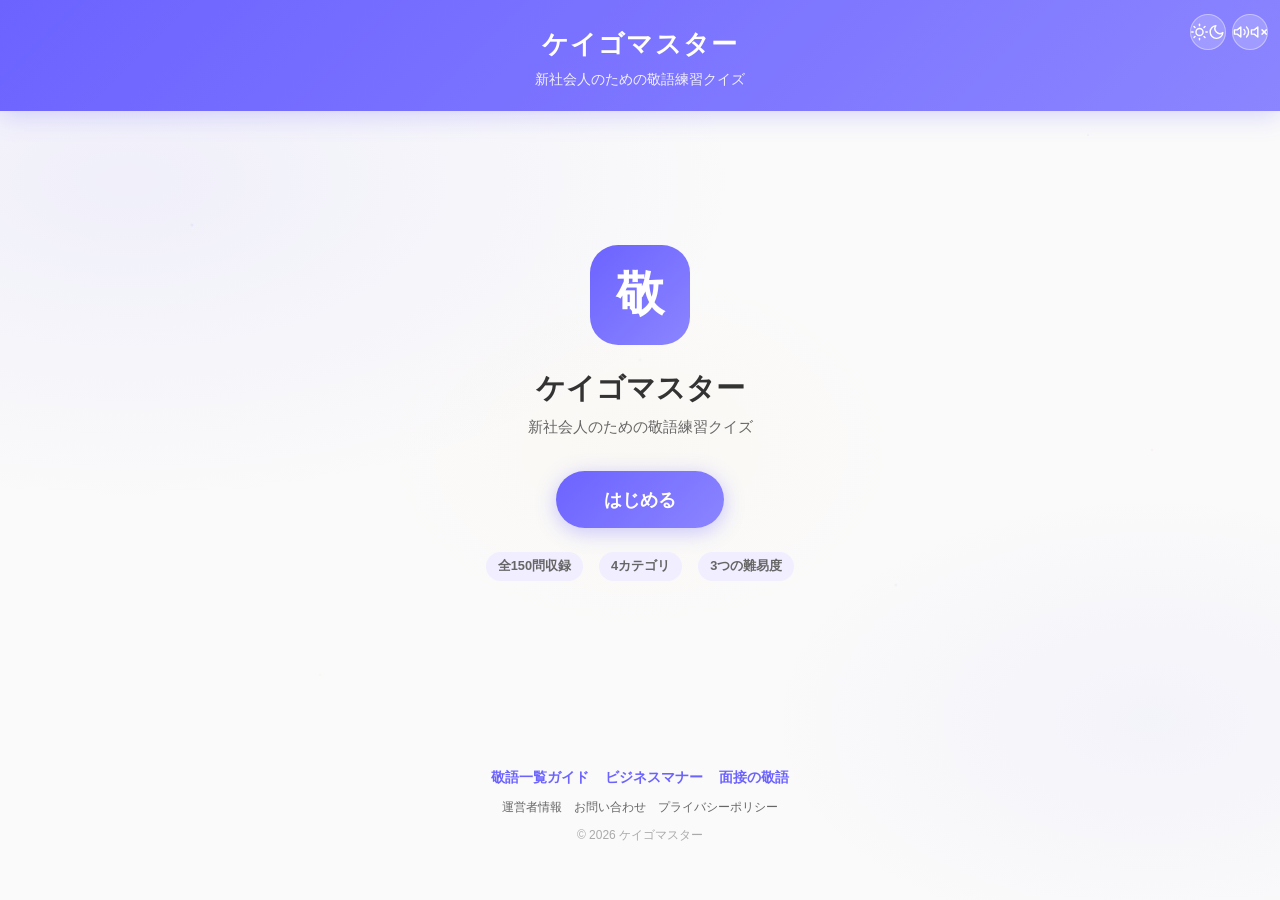
<file: index.html>
<!DOCTYPE html>
<html lang="ja">
<head>
  <meta charset="UTF-8">
  <meta name="viewport" content="width=device-width, initial-scale=1.0">
  <meta name="description" content="新社会人向け敬語クイズ！尊敬語・謙譲語・丁寧語・ビジネスメールの敬語をゲーム感覚で楽しく練習しよう。">
  <meta name="robots" content="index, follow">
  <meta name="google-site-verification" content="7sLx4Pr5-NTM_L16OBk9DIayNe4ePO-G4gcZZOqjVrc">
  <title>ケイゴマスター | 新社会人のための敬語練習</title>

  <!-- Google AdSense -->
  <script async src="https://pagead2.googlesyndication.com/pagead/js/adsbygoogle.js?client=ca-pub-3620731837054462" crossorigin="anonymous"></script>

  <!-- Google Analytics (GA4) -->
  <script async src="https://www.googletagmanager.com/gtag/js?id=G-RPNXR6PXDT"></script>
  <script>
    window.dataLayer = window.dataLayer || [];
    function gtag(){dataLayer.push(arguments);}
    gtag('js', new Date());
    gtag('config', 'G-RPNXR6PXDT');
  </script>

  <!-- Canonical -->
  <link rel="canonical" href="https://keigo-master.jp/">

  <!-- Favicon -->
  <link rel="icon" href="icons/icon-192.svg" type="image/svg+xml">
  <link rel="icon" href="icons/favicon.ico" sizes="48x48">

  <!-- OGP -->
  <meta property="og:title" content="ケイゴマスター | 新社会人のための敬語練習">
  <meta property="og:description" content="尊敬語・謙譲語・丁寧語・ビジネスメールの敬語をクイズで楽しく練習！新社会人必見の無料アプリ。">
  <meta property="og:type" content="website">
  <meta property="og:url" content="https://keigo-master.jp/">
  <meta property="og:image" content="https://keigo-master.jp/ogp.png">
  <meta property="og:image:width" content="1200">
  <meta property="og:image:height" content="630">
  <meta property="og:image:alt" content="ケイゴマスターのロゴとクイズ画面">
  <meta property="og:site_name" content="ケイゴマスター">
  <meta property="og:locale" content="ja_JP">

  <!-- OGP: X (Twitter) -->
  <meta name="twitter:card" content="summary_large_image">
  <meta name="twitter:title" content="ケイゴマスター | 新社会人のための敬語練習">
  <meta name="twitter:description" content="敬語をクイズで楽しく練習！あなたは何問正解できる？">
  <meta name="twitter:image" content="https://keigo-master.jp/ogp.png">
  <meta name="twitter:image:alt" content="ケイゴマスターのロゴとクイズ画面">

  <!-- PWA -->
  <link rel="manifest" href="manifest.json">
  <meta name="theme-color" content="#6C63FF" media="(prefers-color-scheme: light)">
  <meta name="theme-color" content="#1A1A2E" media="(prefers-color-scheme: dark)">
  <meta name="apple-mobile-web-app-capable" content="yes">
  <meta name="apple-mobile-web-app-status-bar-style" content="default">
  <link rel="apple-touch-icon" sizes="180x180" href="icons/icon-180.png">
  <link rel="apple-touch-startup-image" href="icons/splash.png">

  <!--
    CSP方針:
      - script-src 'self' のみ。インラインスクリプト禁止（JSON-LDは非実行なので影響なし）
      - style-src 'self' のみ。JSからのスタイル操作はCSSOM API or クラス切替のみ
      - img-src: data: は不要なため 'self' のみに制限
      - frame-src: AdSense導入時に変更が必要（下記参照）
      - 将来nonce/hashが必要になった場合はサーバーサイドで生成すること
    AdSense導入時にCSPへ追加が必要なドメイン:
      script-src: pagead2.googlesyndication.com adservice.google.com
      style-src:  pagead2.googlesyndication.com
      frame-src:  googleads.g.doubleclick.net tpc.googlesyndication.com （'none'を削除）
      img-src:    pagead2.googlesyndication.com
    GA4導入時にCSPへ追加が必要なドメイン:
      script-src: www.googletagmanager.com
      connect-src: www.google-analytics.com analytics.google.com
    CSPもビルド時に環境変数で切り替えることを推奨。
  -->
  <meta http-equiv="Content-Security-Policy" content="default-src 'self'; script-src 'self' https://www.googletagmanager.com https://www.google-analytics.com https://pagead2.googlesyndication.com https://adservice.google.com https://www.google.com https://tpc.googlesyndication.com; style-src 'self' 'unsafe-inline'; img-src 'self' https: data:; connect-src 'self' https://www.google-analytics.com https://analytics.google.com https://region1.google-analytics.com https://pagead2.googlesyndication.com; font-src 'self' https://fonts.gstatic.com; frame-src https://googleads.g.doubleclick.net https://tpc.googlesyndication.com https://www.google.com;">

  <!-- 構造化データ (JSON-LD) -->
  <script type="application/ld+json">
  {
    "@context": "https://schema.org",
    "@type": "WebApplication",
    "name": "ケイゴマスター",
    "url": "https://keigo-master.jp/",
    "description": "新社会人向けの敬語練習クイズアプリ。尊敬語・謙譲語・丁寧語・ビジネスメールの敬語を4択クイズで楽しく学べます。",
    "applicationCategory": "EducationalApplication",
    "image": "https://keigo-master.jp/ogp.png",
    "operatingSystem": "All",
    "offers": {
      "@type": "Offer",
      "price": "0",
      "priceCurrency": "JPY"
    },
    "inLanguage": "ja",
    "author": {
      "@type": "Organization",
      "name": "ケイゴマスター",
      "url": "https://keigo-master.jp/",
      "logo": "https://keigo-master.jp/icons/icon-512.svg"
    }
  }
  </script>

  <!-- CSS -->
  <link rel="stylesheet" href="style.css">

  <!-- Preload: data.js（クイズデータ、最大のJSファイル） -->
  <link rel="preload" href="data.js" as="script">
</head>
<body>
  <a href="#main" class="skip-link">メインコンテンツへスキップ</a>
  <header class="header">
    <h1>ケイゴマスター</h1>
    <p>新社会人のための敬語練習クイズ</p>
    <div class="header-controls">
      <button class="header-toggle" id="themeToggle" aria-label="テーマ切替" aria-pressed="false">
        <svg aria-hidden="true" width="20" height="20" viewBox="0 0 24 24" fill="none" stroke="currentColor" stroke-width="2" stroke-linecap="round" stroke-linejoin="round" class="icon-sun">
          <circle cx="12" cy="12" r="5"/><line x1="12" y1="1" x2="12" y2="3"/><line x1="12" y1="21" x2="12" y2="23"/><line x1="4.22" y1="4.22" x2="5.64" y2="5.64"/><line x1="18.36" y1="18.36" x2="19.78" y2="19.78"/><line x1="1" y1="12" x2="3" y2="12"/><line x1="21" y1="12" x2="23" y2="12"/><line x1="4.22" y1="19.78" x2="5.64" y2="18.36"/><line x1="18.36" y1="5.64" x2="19.78" y2="4.22"/>
        </svg>
        <svg aria-hidden="true" width="20" height="20" viewBox="0 0 24 24" fill="none" stroke="currentColor" stroke-width="2" stroke-linecap="round" stroke-linejoin="round" class="icon-moon">
          <path d="M21 12.79A9 9 0 1 1 11.21 3 7 7 0 0 0 21 12.79z"/>
        </svg>
      </button>
      <button class="header-toggle" id="soundToggle" aria-label="効果音の切替" aria-pressed="true">
        <svg aria-hidden="true" width="20" height="20" viewBox="0 0 24 24" fill="none" stroke="currentColor" stroke-width="2" stroke-linecap="round" stroke-linejoin="round" class="icon-sound-on">
          <polygon points="11 5 6 9 2 9 2 15 6 15 11 19 11 5"/><path d="M19.07 4.93a10 10 0 0 1 0 14.14"/><path d="M15.54 8.46a5 5 0 0 1 0 7.07"/>
        </svg>
        <svg aria-hidden="true" width="20" height="20" viewBox="0 0 24 24" fill="none" stroke="currentColor" stroke-width="2" stroke-linecap="round" stroke-linejoin="round" class="icon-sound-off">
          <polygon points="11 5 6 9 2 9 2 15 6 15 11 19 11 5"/><line x1="23" y1="9" x2="17" y2="15"/><line x1="17" y1="9" x2="23" y2="15"/>
        </svg>
      </button>
    </div>
  </header>

  <main class="container" id="main" tabindex="-1">
    <!--
      広告ユニット: ヘッダー下
      AdSense審査通過後:
      1. hidden属性を削除
      2. 中身を <ins class="adsbygoogle" data-ad-client="ca-pub-XXXXX" data-ad-slot="XXXXX" ...></ins> に差し替え
      3. CSPのscript-src/frame-srcにAdSenseドメインを追加
    -->
    <aside class="ad-unit" id="ad-header" role="complementary" aria-label="広告" hidden></aside>

    <!-- ローディング表示（スクリーンリーダー向けテキスト + スケルトン） -->
    <div id="loading-region" aria-live="polite">
      <p class="visually-hidden" id="loading-text">読み込み中です...</p>
    </div>
    <div class="skeleton" id="skeleton" aria-hidden="true">
      <div class="skeleton-icon"></div>
      <div class="skeleton-line skeleton-line-lg"></div>
      <div class="skeleton-line skeleton-line-sm"></div>
      <div class="skeleton-btn"></div>
    </div>

    <!-- SEO: 検索エンジン用テキスト（JSロード後にvisually-hiddenクラス付与、DOMに残す） -->
    <div class="seo-fallback" id="seo-content">
      <h2>敬語クイズで楽しく練習</h2>
      <p>ケイゴマスターは、新社会人のための敬語練習クイズアプリです。尊敬語・謙譲語・丁寧語・ビジネスメールの4カテゴリ、全150問を収録。初級・中級・上級の3つの難易度で、あなたの敬語力を試せます。</p>
    </div>

    <noscript>
      <div class="noscript-msg">
        <h2>JavaScriptを有効にしてください</h2>
        <p>ケイゴマスターはJavaScriptで動作するクイズアプリです。<br>ブラウザの設定でJavaScriptを有効にしてから、ページを再読み込みしてください。</p>
        <p><a href="articles/keigo-guide.html" class="noscript-link">敬語一覧ガイドを読む（JS不要）→</a></p>
      </div>
    </noscript>
  </main>

  <footer class="footer">
    <nav class="footer-links" aria-label="関連記事">
      <a href="articles/keigo-guide.html" class="footer-link">敬語一覧ガイド</a>
      <a href="articles/business-manner.html" class="footer-link">ビジネスマナー</a>
      <a href="articles/job-interview.html" class="footer-link">面接の敬語</a>
    </nav>
    <nav class="footer-links-sub" aria-label="サイト情報">
      <a href="about.html" class="footer-link footer-link-sub">運営者情報</a>
      <a href="contact.html" class="footer-link footer-link-sub">お問い合わせ</a>
      <a href="privacy.html" class="footer-link footer-link-sub">プライバシーポリシー</a>
    </nav>
    <p>&copy; 2026 ケイゴマスター</p>
  </footer>

  <!-- JS: deferはHTML記述順に実行される。asyncに変更すると依存関係が壊れるため禁止 -->
  <script src="data.js" defer></script>
  <script src="sound.js" defer></script>
  <script src="app.js" defer></script>
</body>
</html>
</file>
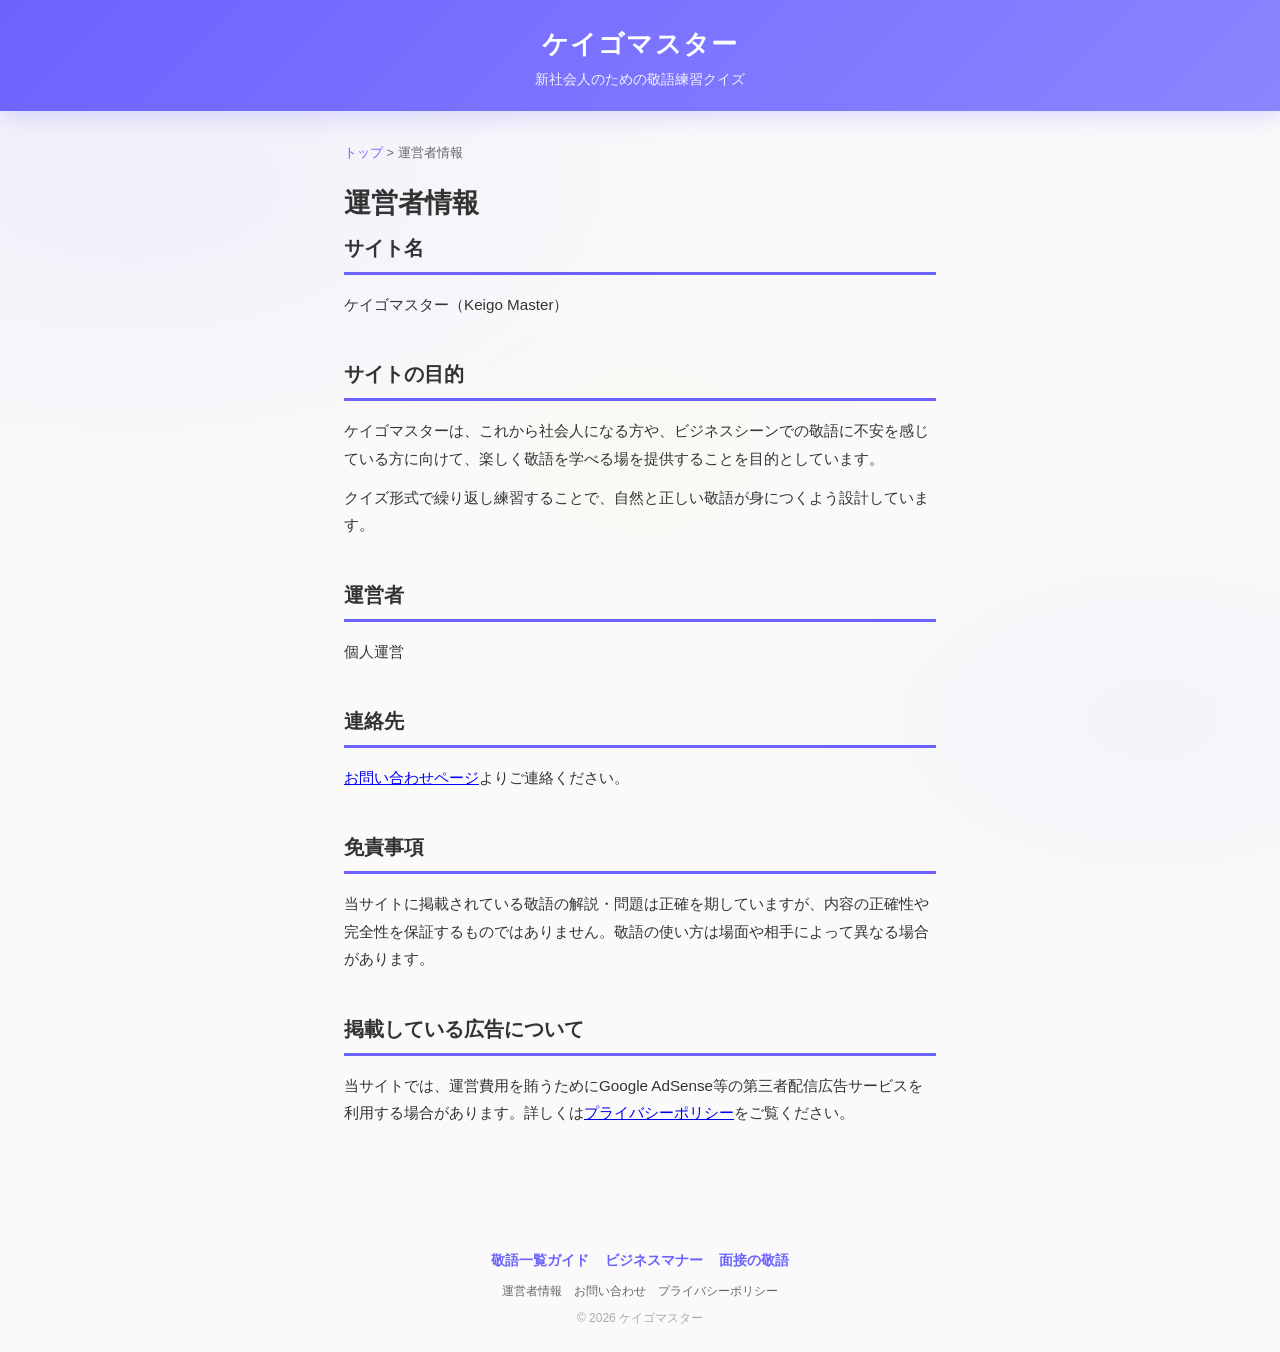
<file: about.html>
<!DOCTYPE html>
<html lang="ja">
<head>
  <meta charset="UTF-8">
  <meta name="viewport" content="width=device-width, initial-scale=1.0">
  <meta name="description" content="ケイゴマスターの運営者情報。サイトの目的・運営方針について。">
  <title>運営者情報 | ケイゴマスター</title>
  <link rel="icon" href="icons/icon-192.svg" type="image/svg+xml">
  <link rel="canonical" href="https://keigo-master.jp/about.html">
  <link rel="stylesheet" href="style.css">
  <link rel="stylesheet" href="articles/article.css">
</head>
<body>
  <header class="header">
    <h1><a href="index.html" class="header-link">ケイゴマスター</a></h1>
    <p>新社会人のための敬語練習クイズ</p>
  </header>

  <main class="container">
    <article class="article">
      <div class="breadcrumb">
        <a href="index.html">トップ</a> &gt; <span>運営者情報</span>
      </div>

      <h1 class="article-title">運営者情報</h1>

      <section>
        <h2>サイト名</h2>
        <p>ケイゴマスター（Keigo Master）</p>
      </section>

      <section>
        <h2>サイトの目的</h2>
        <p>ケイゴマスターは、これから社会人になる方や、ビジネスシーンでの敬語に不安を感じている方に向けて、楽しく敬語を学べる場を提供することを目的としています。</p>
        <p>クイズ形式で繰り返し練習することで、自然と正しい敬語が身につくよう設計しています。</p>
      </section>

      <section>
        <h2>運営者</h2>
        <!-- デプロイ時に実際の運営者名に置換すること -->
        <p>個人運営</p>
      </section>

      <section>
        <h2>連絡先</h2>
        <p><a href="contact.html">お問い合わせページ</a>よりご連絡ください。</p>
      </section>

      <section>
        <h2>免責事項</h2>
        <p>当サイトに掲載されている敬語の解説・問題は正確を期していますが、内容の正確性や完全性を保証するものではありません。敬語の使い方は場面や相手によって異なる場合があります。</p>
      </section>

      <section>
        <h2>掲載している広告について</h2>
        <p>当サイトでは、運営費用を賄うためにGoogle AdSense等の第三者配信広告サービスを利用する場合があります。詳しくは<a href="privacy.html">プライバシーポリシー</a>をご覧ください。</p>
      </section>
    </article>
  </main>

  <footer class="footer">
    <nav class="footer-links" aria-label="関連記事">
      <a href="articles/keigo-guide.html" class="footer-link">敬語一覧ガイド</a>
      <a href="articles/business-manner.html" class="footer-link">ビジネスマナー</a>
      <a href="articles/job-interview.html" class="footer-link">面接の敬語</a>
    </nav>
    <nav class="footer-links-sub" aria-label="サイト情報">
      <a href="about.html" class="footer-link footer-link-sub">運営者情報</a>
      <a href="contact.html" class="footer-link footer-link-sub">お問い合わせ</a>
      <a href="privacy.html" class="footer-link footer-link-sub">プライバシーポリシー</a>
    </nav>
    <p>&copy; 2026 ケイゴマスター</p>
  </footer>
</body>
</html>
</file>
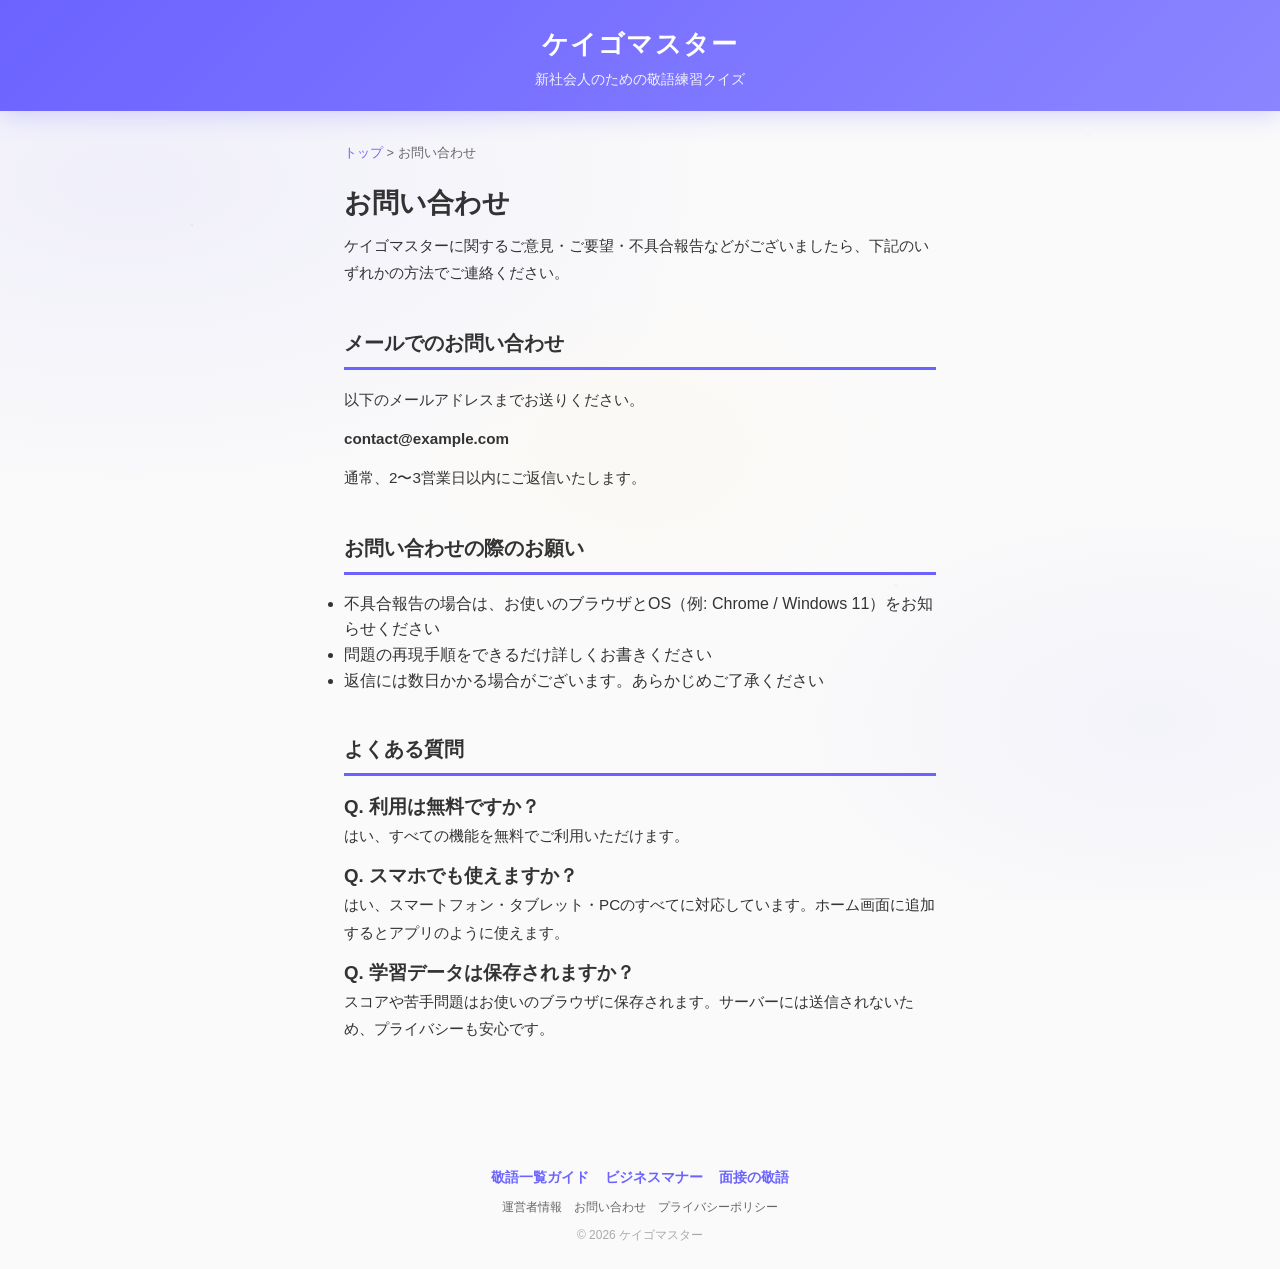
<file: contact.html>
<!DOCTYPE html>
<html lang="ja">
<head>
  <meta charset="UTF-8">
  <meta name="viewport" content="width=device-width, initial-scale=1.0">
  <meta name="description" content="ケイゴマスターへのお問い合わせページ。ご意見・ご要望・不具合報告などはこちらから。">
  <title>お問い合わせ | ケイゴマスター</title>
  <link rel="icon" href="icons/icon-192.svg" type="image/svg+xml">
  <link rel="canonical" href="https://keigo-master.jp/contact.html">
  <link rel="stylesheet" href="style.css">
  <link rel="stylesheet" href="articles/article.css">
</head>
<body>
  <header class="header">
    <h1><a href="index.html" class="header-link">ケイゴマスター</a></h1>
    <p>新社会人のための敬語練習クイズ</p>
  </header>

  <main class="container">
    <article class="article">
      <div class="breadcrumb">
        <a href="index.html">トップ</a> &gt; <span>お問い合わせ</span>
      </div>

      <h1 class="article-title">お問い合わせ</h1>

      <section>
        <p>ケイゴマスターに関するご意見・ご要望・不具合報告などがございましたら、下記のいずれかの方法でご連絡ください。</p>
      </section>

      <section>
        <h2>メールでのお問い合わせ</h2>
        <p>以下のメールアドレスまでお送りください。</p>
        <p class="contact-email">
          <!-- デプロイ時に実際のメールアドレスに置換すること -->
          <strong>contact@example.com</strong>
        </p>
        <p>通常、2〜3営業日以内にご返信いたします。</p>
      </section>

      <section>
        <h2>お問い合わせの際のお願い</h2>
        <ul class="contact-list">
          <li>不具合報告の場合は、お使いのブラウザとOS（例: Chrome / Windows 11）をお知らせください</li>
          <li>問題の再現手順をできるだけ詳しくお書きください</li>
          <li>返信には数日かかる場合がございます。あらかじめご了承ください</li>
        </ul>
      </section>

      <section>
        <h2>よくある質問</h2>
        <div class="faq-item">
          <h3>Q. 利用は無料ですか？</h3>
          <p>はい、すべての機能を無料でご利用いただけます。</p>
        </div>
        <div class="faq-item">
          <h3>Q. スマホでも使えますか？</h3>
          <p>はい、スマートフォン・タブレット・PCのすべてに対応しています。ホーム画面に追加するとアプリのように使えます。</p>
        </div>
        <div class="faq-item">
          <h3>Q. 学習データは保存されますか？</h3>
          <p>スコアや苦手問題はお使いのブラウザに保存されます。サーバーには送信されないため、プライバシーも安心です。</p>
        </div>
      </section>
    </article>
  </main>

  <footer class="footer">
    <nav class="footer-links" aria-label="関連記事">
      <a href="articles/keigo-guide.html" class="footer-link">敬語一覧ガイド</a>
      <a href="articles/business-manner.html" class="footer-link">ビジネスマナー</a>
      <a href="articles/job-interview.html" class="footer-link">面接の敬語</a>
    </nav>
    <nav class="footer-links-sub" aria-label="サイト情報">
      <a href="about.html" class="footer-link footer-link-sub">運営者情報</a>
      <a href="contact.html" class="footer-link footer-link-sub">お問い合わせ</a>
      <a href="privacy.html" class="footer-link footer-link-sub">プライバシーポリシー</a>
    </nav>
    <p>&copy; 2026 ケイゴマスター</p>
  </footer>
</body>
</html>
</file>
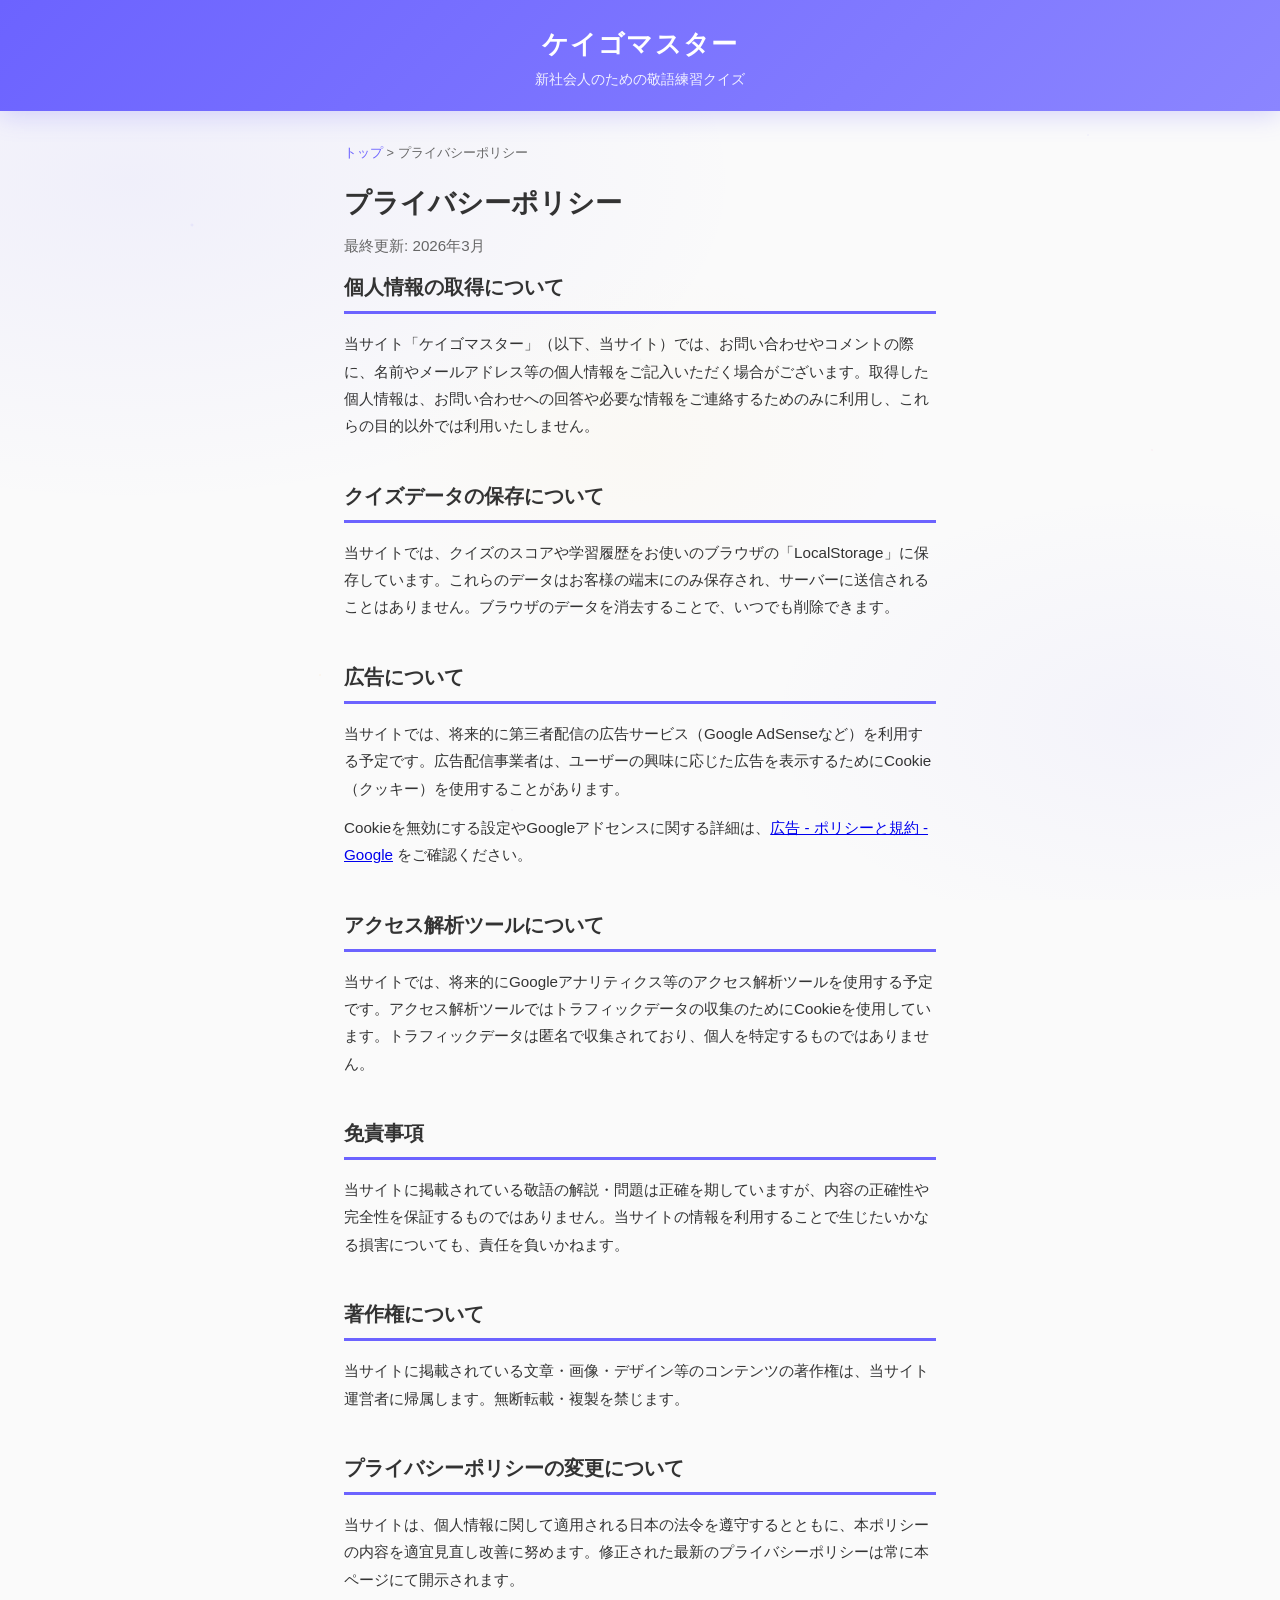
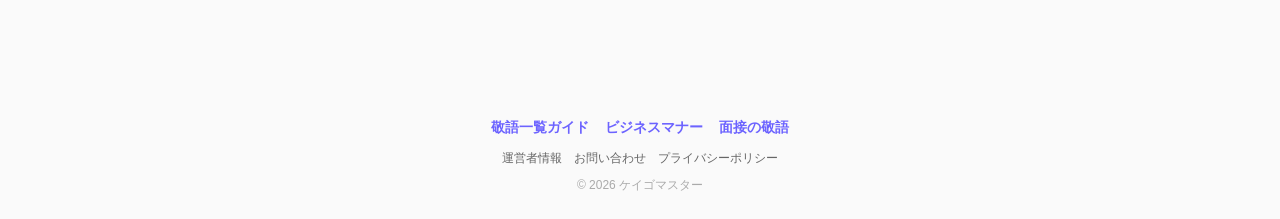
<file: privacy.html>
<!DOCTYPE html>
<html lang="ja">
<head>
  <meta charset="UTF-8">
  <meta name="viewport" content="width=device-width, initial-scale=1.0">
  <meta name="description" content="ケイゴマスターのプライバシーポリシー。個人情報の取り扱い、Cookie、広告について。">
  <title>プライバシーポリシー | ケイゴマスター</title>
  <link rel="icon" href="icons/icon-192.svg" type="image/svg+xml">
  <link rel="canonical" href="https://keigo-master.jp/privacy.html">
  <link rel="stylesheet" href="style.css">
  <link rel="stylesheet" href="articles/article.css">
</head>
<body>
  <header class="header">
    <h1><a href="index.html" class="header-link">ケイゴマスター</a></h1>
    <p>新社会人のための敬語練習クイズ</p>
  </header>

  <main class="container">
    <article class="article">
      <div class="breadcrumb">
        <a href="index.html">トップ</a> &gt; <span>プライバシーポリシー</span>
      </div>

      <h1 class="article-title">プライバシーポリシー</h1>
      <p class="article-meta">最終更新: 2026年3月</p>

      <section>
        <h2>個人情報の取得について</h2>
        <p>当サイト「ケイゴマスター」（以下、当サイト）では、お問い合わせやコメントの際に、名前やメールアドレス等の個人情報をご記入いただく場合がございます。取得した個人情報は、お問い合わせへの回答や必要な情報をご連絡するためのみに利用し、これらの目的以外では利用いたしません。</p>
      </section>

      <section>
        <h2>クイズデータの保存について</h2>
        <p>当サイトでは、クイズのスコアや学習履歴をお使いのブラウザの「LocalStorage」に保存しています。これらのデータはお客様の端末にのみ保存され、サーバーに送信されることはありません。ブラウザのデータを消去することで、いつでも削除できます。</p>
      </section>

      <section>
        <h2>広告について</h2>
        <p>当サイトでは、将来的に第三者配信の広告サービス（Google AdSenseなど）を利用する予定です。広告配信事業者は、ユーザーの興味に応じた広告を表示するためにCookie（クッキー）を使用することがあります。</p>
        <p>Cookieを無効にする設定やGoogleアドセンスに関する詳細は、<a href="https://policies.google.com/technologies/ads?hl=ja" rel="noopener noreferrer" target="_blank">広告 - ポリシーと規約 - Google</a> をご確認ください。</p>
      </section>

      <section>
        <h2>アクセス解析ツールについて</h2>
        <p>当サイトでは、将来的にGoogleアナリティクス等のアクセス解析ツールを使用する予定です。アクセス解析ツールではトラフィックデータの収集のためにCookieを使用しています。トラフィックデータは匿名で収集されており、個人を特定するものではありません。</p>
      </section>

      <section>
        <h2>免責事項</h2>
        <p>当サイトに掲載されている敬語の解説・問題は正確を期していますが、内容の正確性や完全性を保証するものではありません。当サイトの情報を利用することで生じたいかなる損害についても、責任を負いかねます。</p>
      </section>

      <section>
        <h2>著作権について</h2>
        <p>当サイトに掲載されている文章・画像・デザイン等のコンテンツの著作権は、当サイト運営者に帰属します。無断転載・複製を禁じます。</p>
      </section>

      <section>
        <h2>プライバシーポリシーの変更について</h2>
        <p>当サイトは、個人情報に関して適用される日本の法令を遵守するとともに、本ポリシーの内容を適宜見直し改善に努めます。修正された最新のプライバシーポリシーは常に本ページにて開示されます。</p>
      </section>
    </article>
  </main>

  <footer class="footer">
    <nav class="footer-links" aria-label="関連記事">
      <a href="articles/keigo-guide.html" class="footer-link">敬語一覧ガイド</a>
      <a href="articles/business-manner.html" class="footer-link">ビジネスマナー</a>
      <a href="articles/job-interview.html" class="footer-link">面接の敬語</a>
    </nav>
    <nav class="footer-links-sub" aria-label="サイト情報">
      <a href="about.html" class="footer-link footer-link-sub">運営者情報</a>
      <a href="contact.html" class="footer-link footer-link-sub">お問い合わせ</a>
      <a href="privacy.html" class="footer-link footer-link-sub">プライバシーポリシー</a>
    </nav>
    <p>&copy; 2026 ケイゴマスター</p>
  </footer>
</body>
</html>
</file>
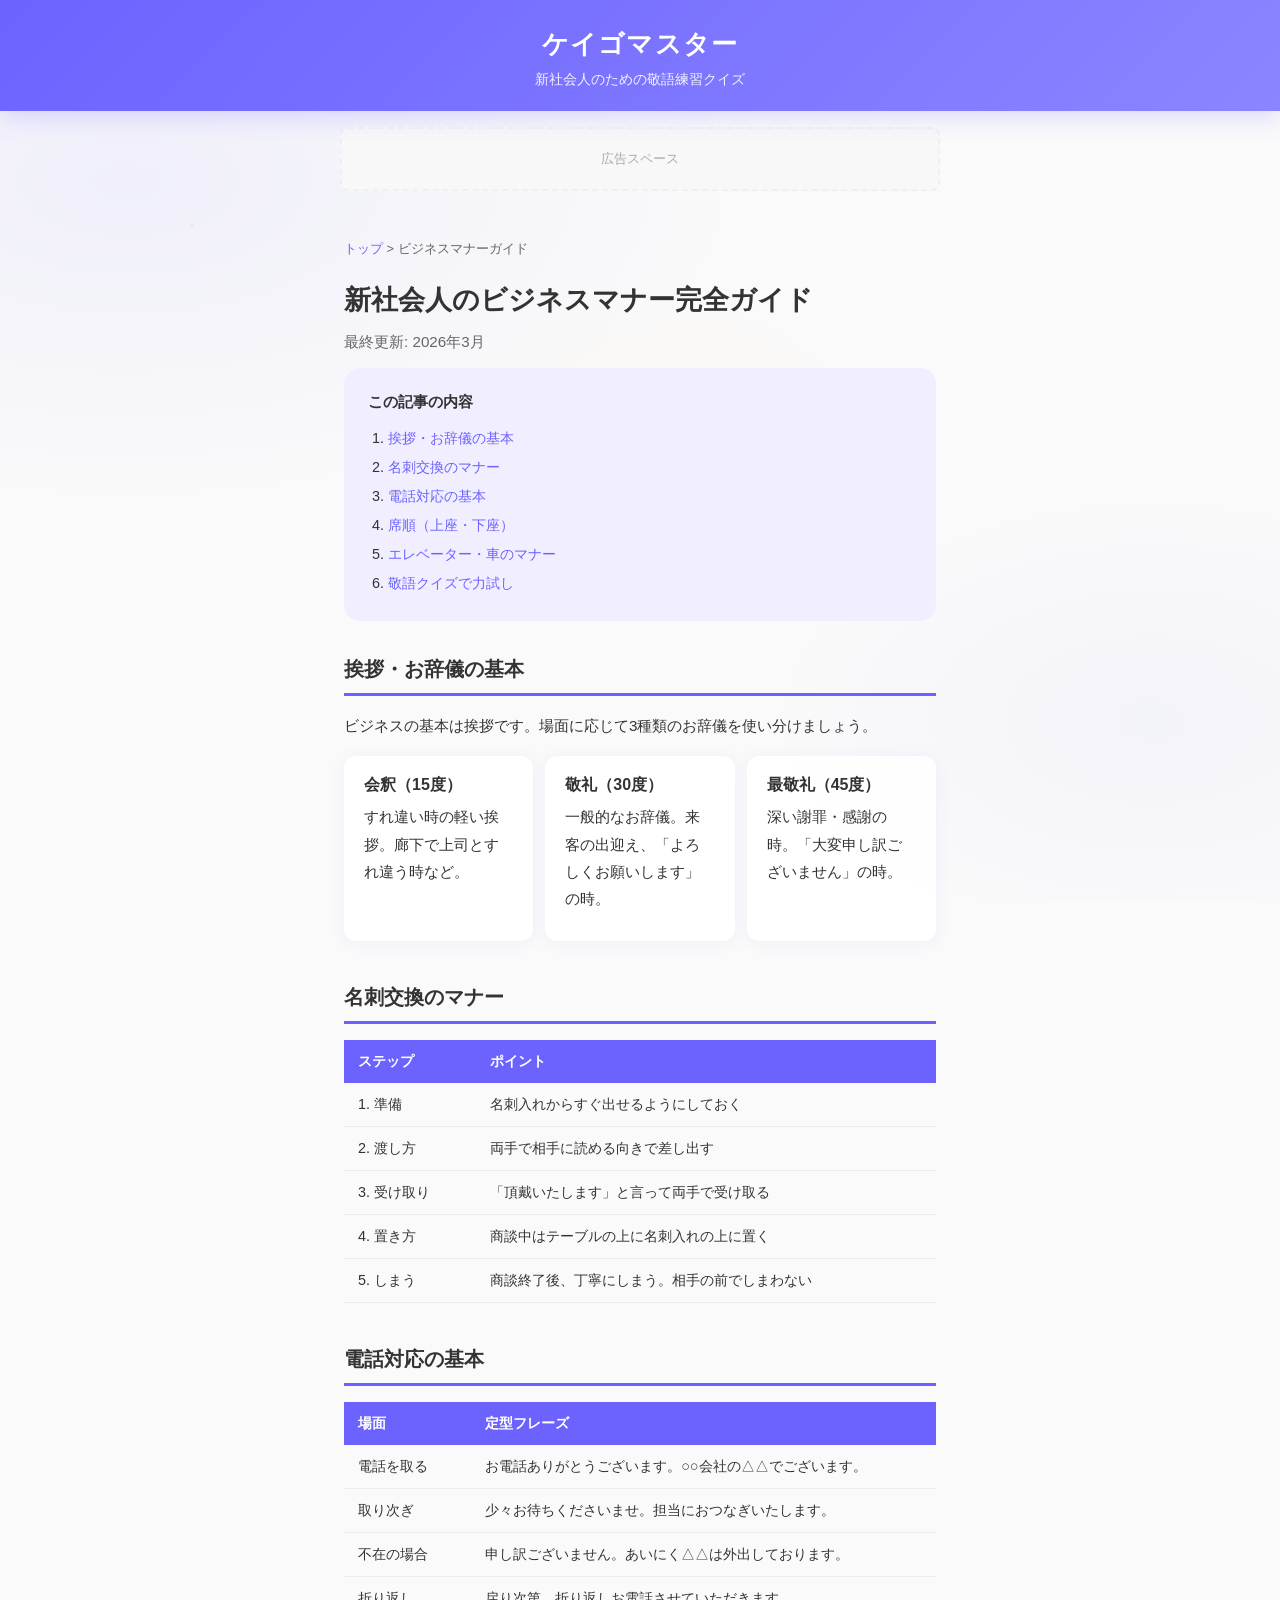
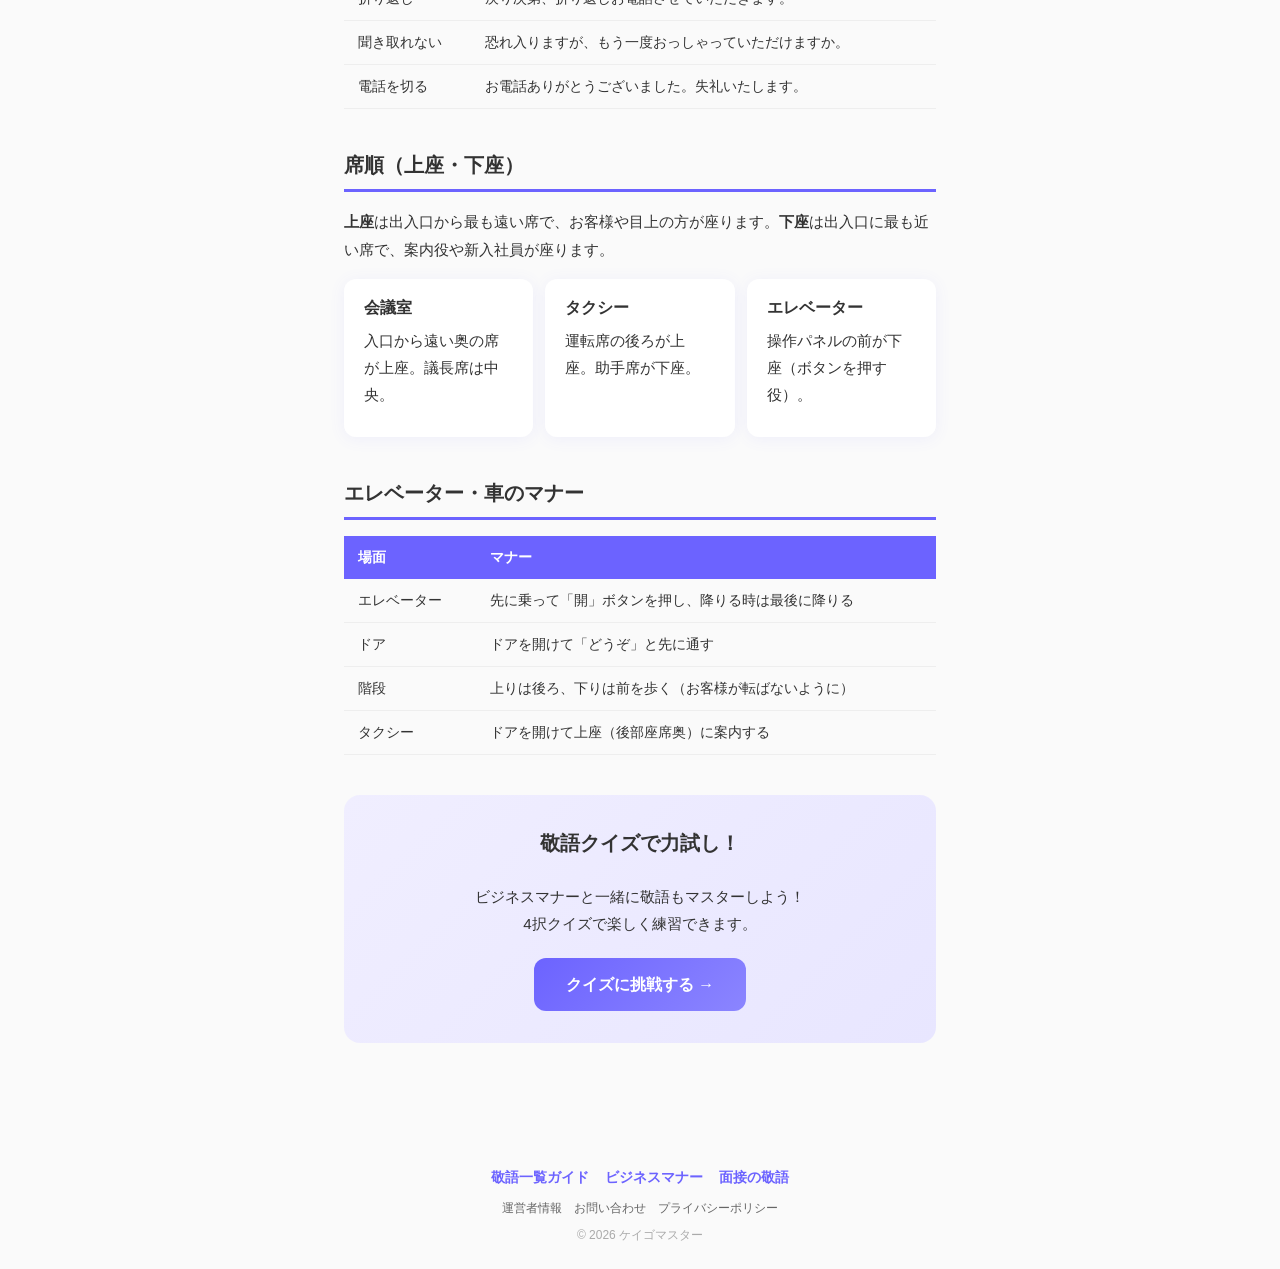
<file: articles/business-manner.html>
<!DOCTYPE html>
<html lang="ja">
<head>
  <meta charset="UTF-8">
  <meta name="viewport" content="width=device-width, initial-scale=1.0">
  <meta name="description" content="新社会人が入社前に知っておくべきビジネスマナー完全ガイド。名刺交換、電話対応、席順、メールマナーなど、職場で恥をかかないための基本を解説。">
  <meta name="keywords" content="ビジネスマナー,新社会人,名刺交換,電話対応,席順,入社準備">
  <title>新社会人のビジネスマナー完全ガイド｜入社前に知っておくべき基本</title>
  <meta property="og:title" content="新社会人のビジネスマナー完全ガイド">
  <meta property="og:description" content="名刺交換・電話対応・席順など、入社前に知っておくべきビジネスマナーの基本を解説。">
  <meta property="og:type" content="article">
  <link rel="icon" href="../icons/icon-192.svg" type="image/svg+xml">
  <script type="application/ld+json">
  {
    "@context": "https://schema.org",
    "@type": "Article",
    "headline": "新社会人のビジネスマナー完全ガイド",
    "description": "名刺交換・電話対応・席順など、入社前に知っておくべきビジネスマナーの基本を解説。",
    "inLanguage": "ja",
    "author": { "@type": "Organization", "name": "ケイゴマスター" },
    "publisher": { "@type": "Organization", "name": "ケイゴマスター" },
    "datePublished": "2026-03-24",
    "dateModified": "2026-03-24"
  }
  </script>
  <link rel="stylesheet" href="../style.css">
  <link rel="stylesheet" href="article.css">
</head>
<body>
  <header class="header">
    <h1><a href="../index.html" class="header-link">ケイゴマスター</a></h1>
    <p>新社会人のための敬語練習クイズ</p>
  </header>

  <div class="ad-placeholder"><span>広告スペース</span></div>

  <main class="container">
    <article class="article">
      <div class="breadcrumb">
        <a href="../index.html">トップ</a> &gt; <span>ビジネスマナーガイド</span>
      </div>

      <h1 class="article-title">新社会人のビジネスマナー完全ガイド</h1>
      <p class="article-meta">最終更新: 2026年3月</p>

      <div class="article-toc">
        <p class="toc-title">この記事の内容</p>
        <ol>
          <li><a href="#greeting">挨拶・お辞儀の基本</a></li>
          <li><a href="#card">名刺交換のマナー</a></li>
          <li><a href="#phone">電話対応の基本</a></li>
          <li><a href="#seat">席順（上座・下座）</a></li>
          <li><a href="#elevator">エレベーター・車のマナー</a></li>
          <li><a href="#quiz">敬語クイズで力試し</a></li>
        </ol>
      </div>

      <section id="greeting">
        <h2>挨拶・お辞儀の基本</h2>
        <p>ビジネスの基本は挨拶です。場面に応じて3種類のお辞儀を使い分けましょう。</p>
        <div class="info-cards">
          <div class="info-card">
            <h3>会釈（15度）</h3>
            <p>すれ違い時の軽い挨拶。廊下で上司とすれ違う時など。</p>
          </div>
          <div class="info-card">
            <h3>敬礼（30度）</h3>
            <p>一般的なお辞儀。来客の出迎え、「よろしくお願いします」の時。</p>
          </div>
          <div class="info-card">
            <h3>最敬礼（45度）</h3>
            <p>深い謝罪・感謝の時。「大変申し訳ございません」の時。</p>
          </div>
        </div>
      </section>

      <section id="card">
        <h2>名刺交換のマナー</h2>
        <div class="table-wrap">
          <table class="keigo-table">
            <thead><tr><th>ステップ</th><th>ポイント</th></tr></thead>
            <tbody>
              <tr><td>1. 準備</td><td>名刺入れからすぐ出せるようにしておく</td></tr>
              <tr><td>2. 渡し方</td><td>両手で相手に読める向きで差し出す</td></tr>
              <tr><td>3. 受け取り</td><td>「頂戴いたします」と言って両手で受け取る</td></tr>
              <tr><td>4. 置き方</td><td>商談中はテーブルの上に名刺入れの上に置く</td></tr>
              <tr><td>5. しまう</td><td>商談終了後、丁寧にしまう。相手の前でしまわない</td></tr>
            </tbody>
          </table>
        </div>
      </section>

      <section id="phone">
        <h2>電話対応の基本</h2>
        <div class="table-wrap">
          <table class="keigo-table">
            <thead><tr><th>場面</th><th>定型フレーズ</th></tr></thead>
            <tbody>
              <tr><td>電話を取る</td><td>お電話ありがとうございます。○○会社の△△でございます。</td></tr>
              <tr><td>取り次ぎ</td><td>少々お待ちくださいませ。担当におつなぎいたします。</td></tr>
              <tr><td>不在の場合</td><td>申し訳ございません。あいにく△△は外出しております。</td></tr>
              <tr><td>折り返し</td><td>戻り次第、折り返しお電話させていただきます。</td></tr>
              <tr><td>聞き取れない</td><td>恐れ入りますが、もう一度おっしゃっていただけますか。</td></tr>
              <tr><td>電話を切る</td><td>お電話ありがとうございました。失礼いたします。</td></tr>
            </tbody>
          </table>
        </div>
      </section>

      <section id="seat">
        <h2>席順（上座・下座）</h2>
        <p><strong>上座</strong>は出入口から最も遠い席で、お客様や目上の方が座ります。<strong>下座</strong>は出入口に最も近い席で、案内役や新入社員が座ります。</p>
        <div class="info-cards">
          <div class="info-card">
            <h3>会議室</h3>
            <p>入口から遠い奥の席が上座。議長席は中央。</p>
          </div>
          <div class="info-card">
            <h3>タクシー</h3>
            <p>運転席の後ろが上座。助手席が下座。</p>
          </div>
          <div class="info-card">
            <h3>エレベーター</h3>
            <p>操作パネルの前が下座（ボタンを押す役）。</p>
          </div>
        </div>
      </section>

      <section id="elevator">
        <h2>エレベーター・車のマナー</h2>
        <div class="table-wrap">
          <table class="keigo-table">
            <thead><tr><th>場面</th><th>マナー</th></tr></thead>
            <tbody>
              <tr><td>エレベーター</td><td>先に乗って「開」ボタンを押し、降りる時は最後に降りる</td></tr>
              <tr><td>ドア</td><td>ドアを開けて「どうぞ」と先に通す</td></tr>
              <tr><td>階段</td><td>上りは後ろ、下りは前を歩く（お客様が転ばないように）</td></tr>
              <tr><td>タクシー</td><td>ドアを開けて上座（後部座席奥）に案内する</td></tr>
            </tbody>
          </table>
        </div>
      </section>

      <section id="quiz" class="cta-section">
        <h2>敬語クイズで力試し！</h2>
        <p>ビジネスマナーと一緒に敬語もマスターしよう！<br>4択クイズで楽しく練習できます。</p>
        <a href="../index.html" class="cta-btn">クイズに挑戦する →</a>
      </section>
    </article>
  </main>

  <footer class="footer">
    <nav class="footer-links" aria-label="関連記事">
      <a href="keigo-guide.html" class="footer-link">敬語一覧ガイド</a>
      <a href="business-manner.html" class="footer-link">ビジネスマナー</a>
      <a href="job-interview.html" class="footer-link">面接の敬語</a>
    </nav>
    <nav class="footer-links-sub" aria-label="サイト情報">
      <a href="../about.html" class="footer-link footer-link-sub">運営者情報</a>
      <a href="../contact.html" class="footer-link footer-link-sub">お問い合わせ</a>
      <a href="../privacy.html" class="footer-link footer-link-sub">プライバシーポリシー</a>
    </nav>
    <p>&copy; 2026 ケイゴマスター</p>
  </footer>
</body>
</html>
</file>
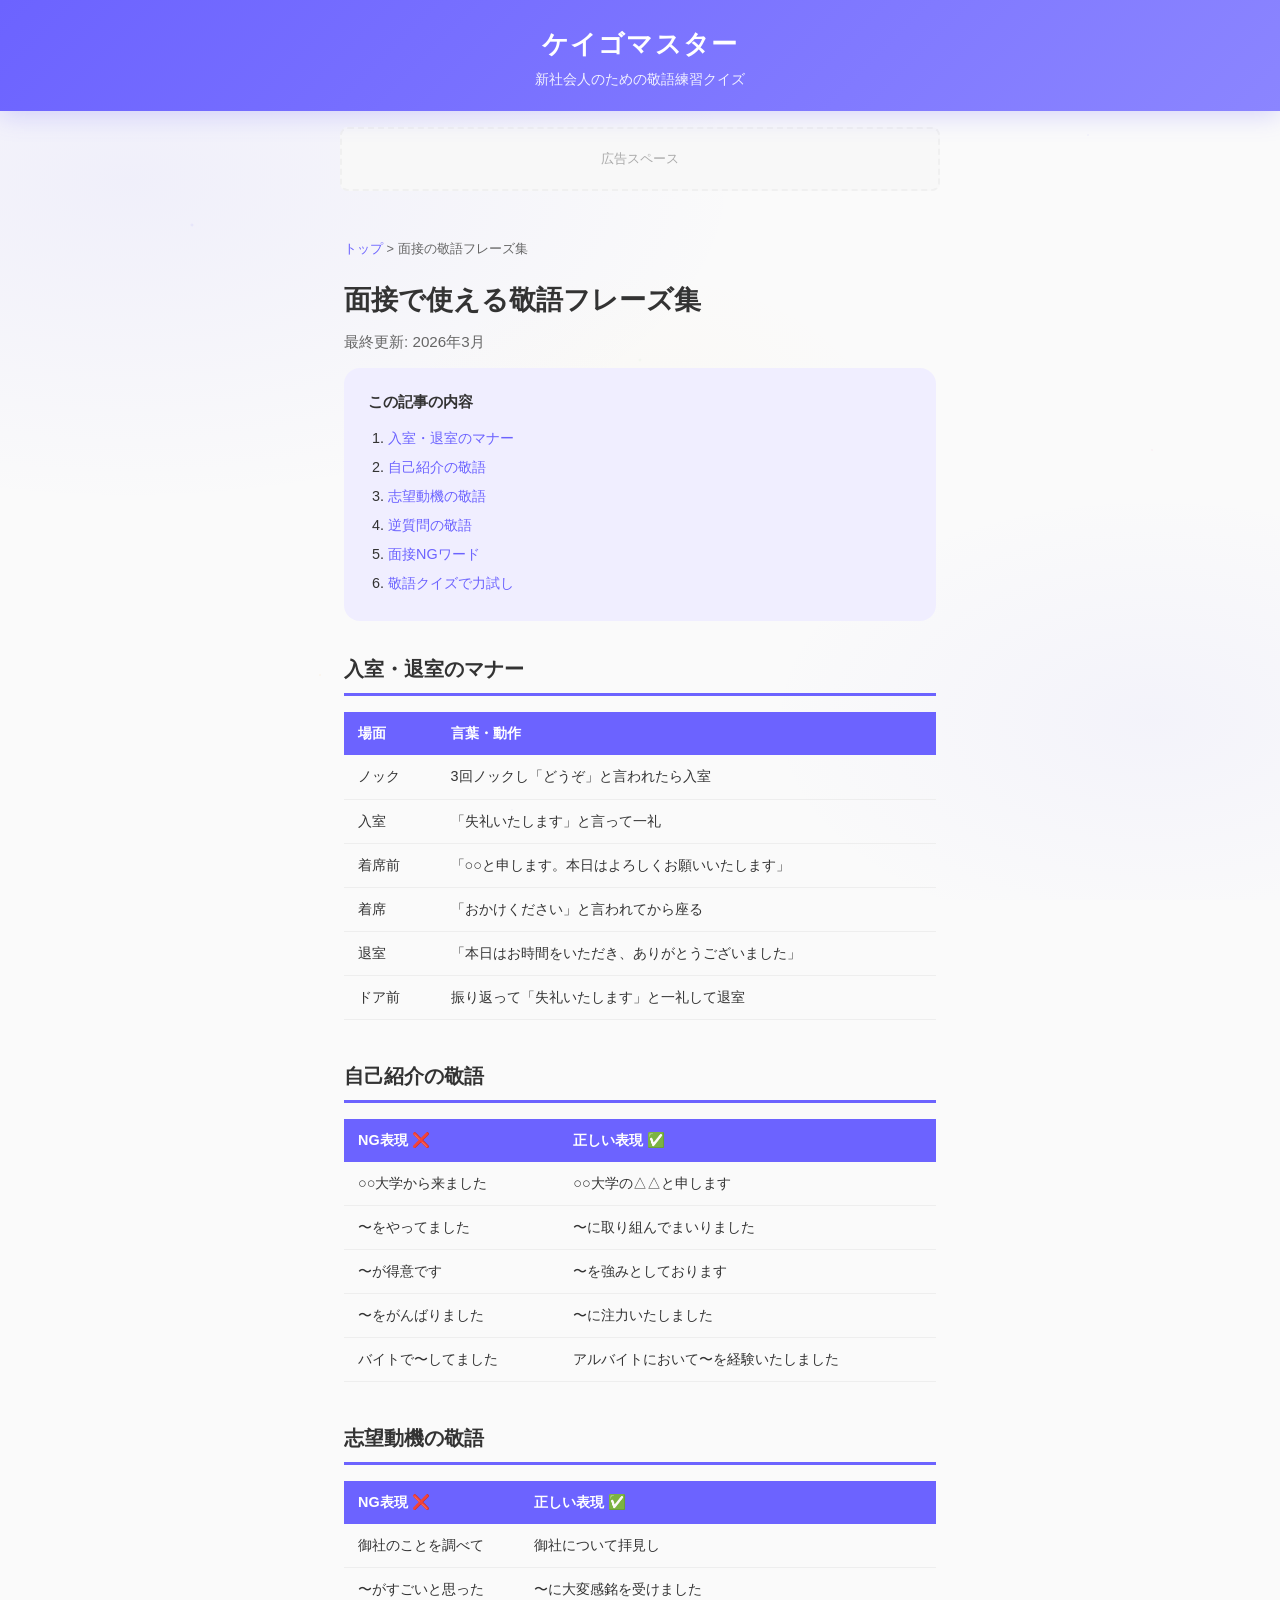
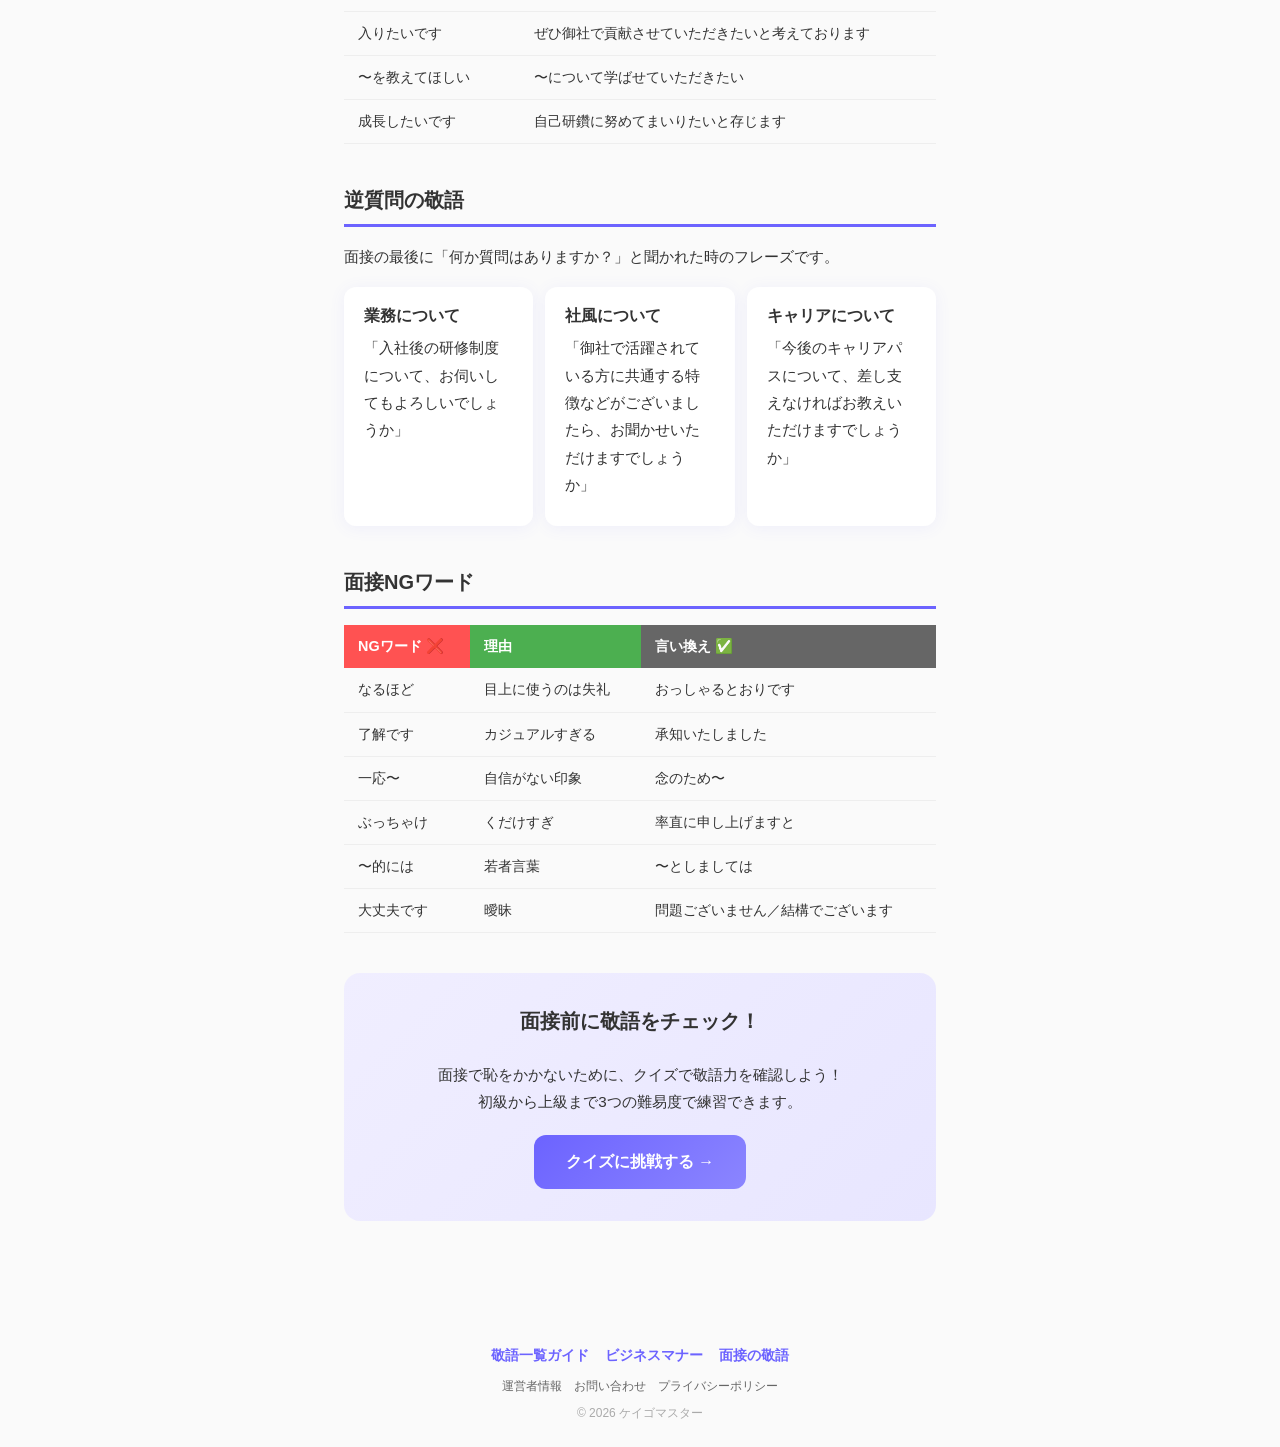
<file: articles/job-interview.html>
<!DOCTYPE html>
<html lang="ja">
<head>
  <meta charset="UTF-8">
  <meta name="viewport" content="width=device-width, initial-scale=1.0">
  <meta name="description" content="就活・転職の面接で使える敬語フレーズ集。自己紹介、志望動機、逆質問など場面別に正しい敬語と間違いやすい表現を解説。">
  <meta name="keywords" content="面接,敬語,就活,転職,自己紹介,志望動機,逆質問,言葉遣い">
  <title>面接で使える敬語フレーズ集｜就活・転職で差がつく言葉遣い</title>
  <meta property="og:title" content="面接で使える敬語フレーズ集">
  <meta property="og:description" content="就活・転職の面接で使える敬語を場面別に解説。間違いやすい表現もチェック。">
  <meta property="og:type" content="article">
  <link rel="icon" href="../icons/icon-192.svg" type="image/svg+xml">
  <script type="application/ld+json">
  {
    "@context": "https://schema.org",
    "@type": "Article",
    "headline": "面接で使える敬語フレーズ集",
    "description": "就活・転職の面接で使える敬語を場面別に解説。間違いやすい表現もチェック。",
    "inLanguage": "ja",
    "author": { "@type": "Organization", "name": "ケイゴマスター" },
    "publisher": { "@type": "Organization", "name": "ケイゴマスター" },
    "datePublished": "2026-03-24",
    "dateModified": "2026-03-24"
  }
  </script>
  <link rel="stylesheet" href="../style.css">
  <link rel="stylesheet" href="article.css">
</head>
<body>
  <header class="header">
    <h1><a href="../index.html" class="header-link">ケイゴマスター</a></h1>
    <p>新社会人のための敬語練習クイズ</p>
  </header>

  <div class="ad-placeholder"><span>広告スペース</span></div>

  <main class="container">
    <article class="article">
      <div class="breadcrumb">
        <a href="../index.html">トップ</a> &gt; <span>面接の敬語フレーズ集</span>
      </div>

      <h1 class="article-title">面接で使える敬語フレーズ集</h1>
      <p class="article-meta">最終更新: 2026年3月</p>

      <div class="article-toc">
        <p class="toc-title">この記事の内容</p>
        <ol>
          <li><a href="#enter">入室・退室のマナー</a></li>
          <li><a href="#intro">自己紹介の敬語</a></li>
          <li><a href="#motivation">志望動機の敬語</a></li>
          <li><a href="#reverse">逆質問の敬語</a></li>
          <li><a href="#ng">面接NGワード</a></li>
          <li><a href="#quiz">敬語クイズで力試し</a></li>
        </ol>
      </div>

      <section id="enter">
        <h2>入室・退室のマナー</h2>
        <div class="table-wrap">
          <table class="keigo-table">
            <thead><tr><th>場面</th><th>言葉・動作</th></tr></thead>
            <tbody>
              <tr><td>ノック</td><td>3回ノックし「どうぞ」と言われたら入室</td></tr>
              <tr><td>入室</td><td>「失礼いたします」と言って一礼</td></tr>
              <tr><td>着席前</td><td>「○○と申します。本日はよろしくお願いいたします」</td></tr>
              <tr><td>着席</td><td>「おかけください」と言われてから座る</td></tr>
              <tr><td>退室</td><td>「本日はお時間をいただき、ありがとうございました」</td></tr>
              <tr><td>ドア前</td><td>振り返って「失礼いたします」と一礼して退室</td></tr>
            </tbody>
          </table>
        </div>
      </section>

      <section id="intro">
        <h2>自己紹介の敬語</h2>
        <div class="table-wrap">
          <table class="keigo-table">
            <thead><tr><th>NG表現 ❌</th><th>正しい表現 ✅</th></tr></thead>
            <tbody>
              <tr><td>○○大学から来ました</td><td>○○大学の△△と申します</td></tr>
              <tr><td>〜をやってました</td><td>〜に取り組んでまいりました</td></tr>
              <tr><td>〜が得意です</td><td>〜を強みとしております</td></tr>
              <tr><td>〜をがんばりました</td><td>〜に注力いたしました</td></tr>
              <tr><td>バイトで〜してました</td><td>アルバイトにおいて〜を経験いたしました</td></tr>
            </tbody>
          </table>
        </div>
      </section>

      <section id="motivation">
        <h2>志望動機の敬語</h2>
        <div class="table-wrap">
          <table class="keigo-table">
            <thead><tr><th>NG表現 ❌</th><th>正しい表現 ✅</th></tr></thead>
            <tbody>
              <tr><td>御社のことを調べて</td><td>御社について拝見し</td></tr>
              <tr><td>〜がすごいと思った</td><td>〜に大変感銘を受けました</td></tr>
              <tr><td>入りたいです</td><td>ぜひ御社で貢献させていただきたいと考えております</td></tr>
              <tr><td>〜を教えてほしい</td><td>〜について学ばせていただきたい</td></tr>
              <tr><td>成長したいです</td><td>自己研鑽に努めてまいりたいと存じます</td></tr>
            </tbody>
          </table>
        </div>
      </section>

      <section id="reverse">
        <h2>逆質問の敬語</h2>
        <p>面接の最後に「何か質問はありますか？」と聞かれた時のフレーズです。</p>
        <div class="info-cards">
          <div class="info-card">
            <h3>業務について</h3>
            <p>「入社後の研修制度について、お伺いしてもよろしいでしょうか」</p>
          </div>
          <div class="info-card">
            <h3>社風について</h3>
            <p>「御社で活躍されている方に共通する特徴などがございましたら、お聞かせいただけますでしょうか」</p>
          </div>
          <div class="info-card">
            <h3>キャリアについて</h3>
            <p>「今後のキャリアパスについて、差し支えなければお教えいただけますでしょうか」</p>
          </div>
        </div>
      </section>

      <section id="ng">
        <h2>面接NGワード</h2>
        <div class="table-wrap">
          <table class="keigo-table ng-table">
            <thead><tr><th>NGワード ❌</th><th>理由</th><th>言い換え ✅</th></tr></thead>
            <tbody>
              <tr><td>なるほど</td><td>目上に使うのは失礼</td><td>おっしゃるとおりです</td></tr>
              <tr><td>了解です</td><td>カジュアルすぎる</td><td>承知いたしました</td></tr>
              <tr><td>一応〜</td><td>自信がない印象</td><td>念のため〜</td></tr>
              <tr><td>ぶっちゃけ</td><td>くだけすぎ</td><td>率直に申し上げますと</td></tr>
              <tr><td>〜的には</td><td>若者言葉</td><td>〜としましては</td></tr>
              <tr><td>大丈夫です</td><td>曖昧</td><td>問題ございません／結構でございます</td></tr>
            </tbody>
          </table>
        </div>
      </section>

      <section id="quiz" class="cta-section">
        <h2>面接前に敬語をチェック！</h2>
        <p>面接で恥をかかないために、クイズで敬語力を確認しよう！<br>初級から上級まで3つの難易度で練習できます。</p>
        <a href="../index.html" class="cta-btn">クイズに挑戦する →</a>
      </section>
    </article>
  </main>

  <footer class="footer">
    <nav class="footer-links" aria-label="関連記事">
      <a href="keigo-guide.html" class="footer-link">敬語一覧ガイド</a>
      <a href="business-manner.html" class="footer-link">ビジネスマナー</a>
      <a href="job-interview.html" class="footer-link">面接の敬語</a>
    </nav>
    <nav class="footer-links-sub" aria-label="サイト情報">
      <a href="../about.html" class="footer-link footer-link-sub">運営者情報</a>
      <a href="../contact.html" class="footer-link footer-link-sub">お問い合わせ</a>
      <a href="../privacy.html" class="footer-link footer-link-sub">プライバシーポリシー</a>
    </nav>
    <p>&copy; 2026 ケイゴマスター</p>
  </footer>
</body>
</html>
</file>
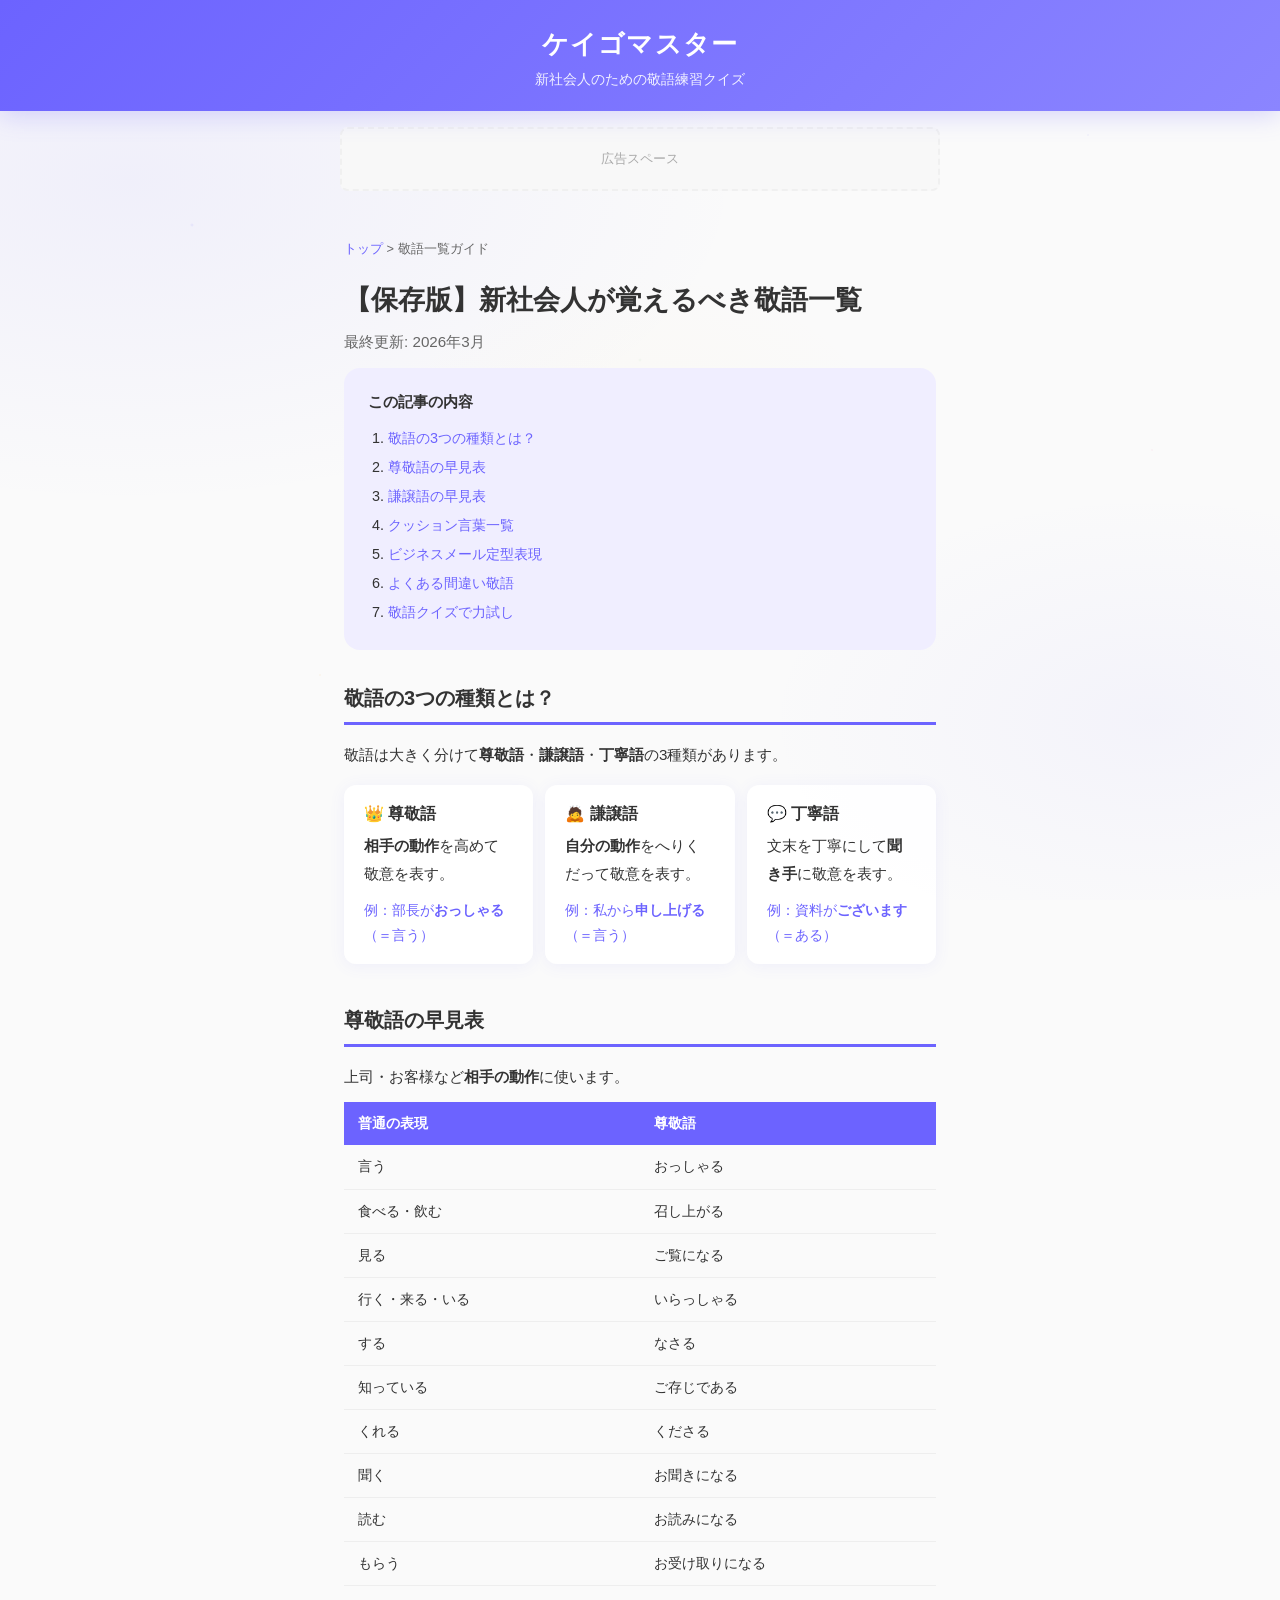
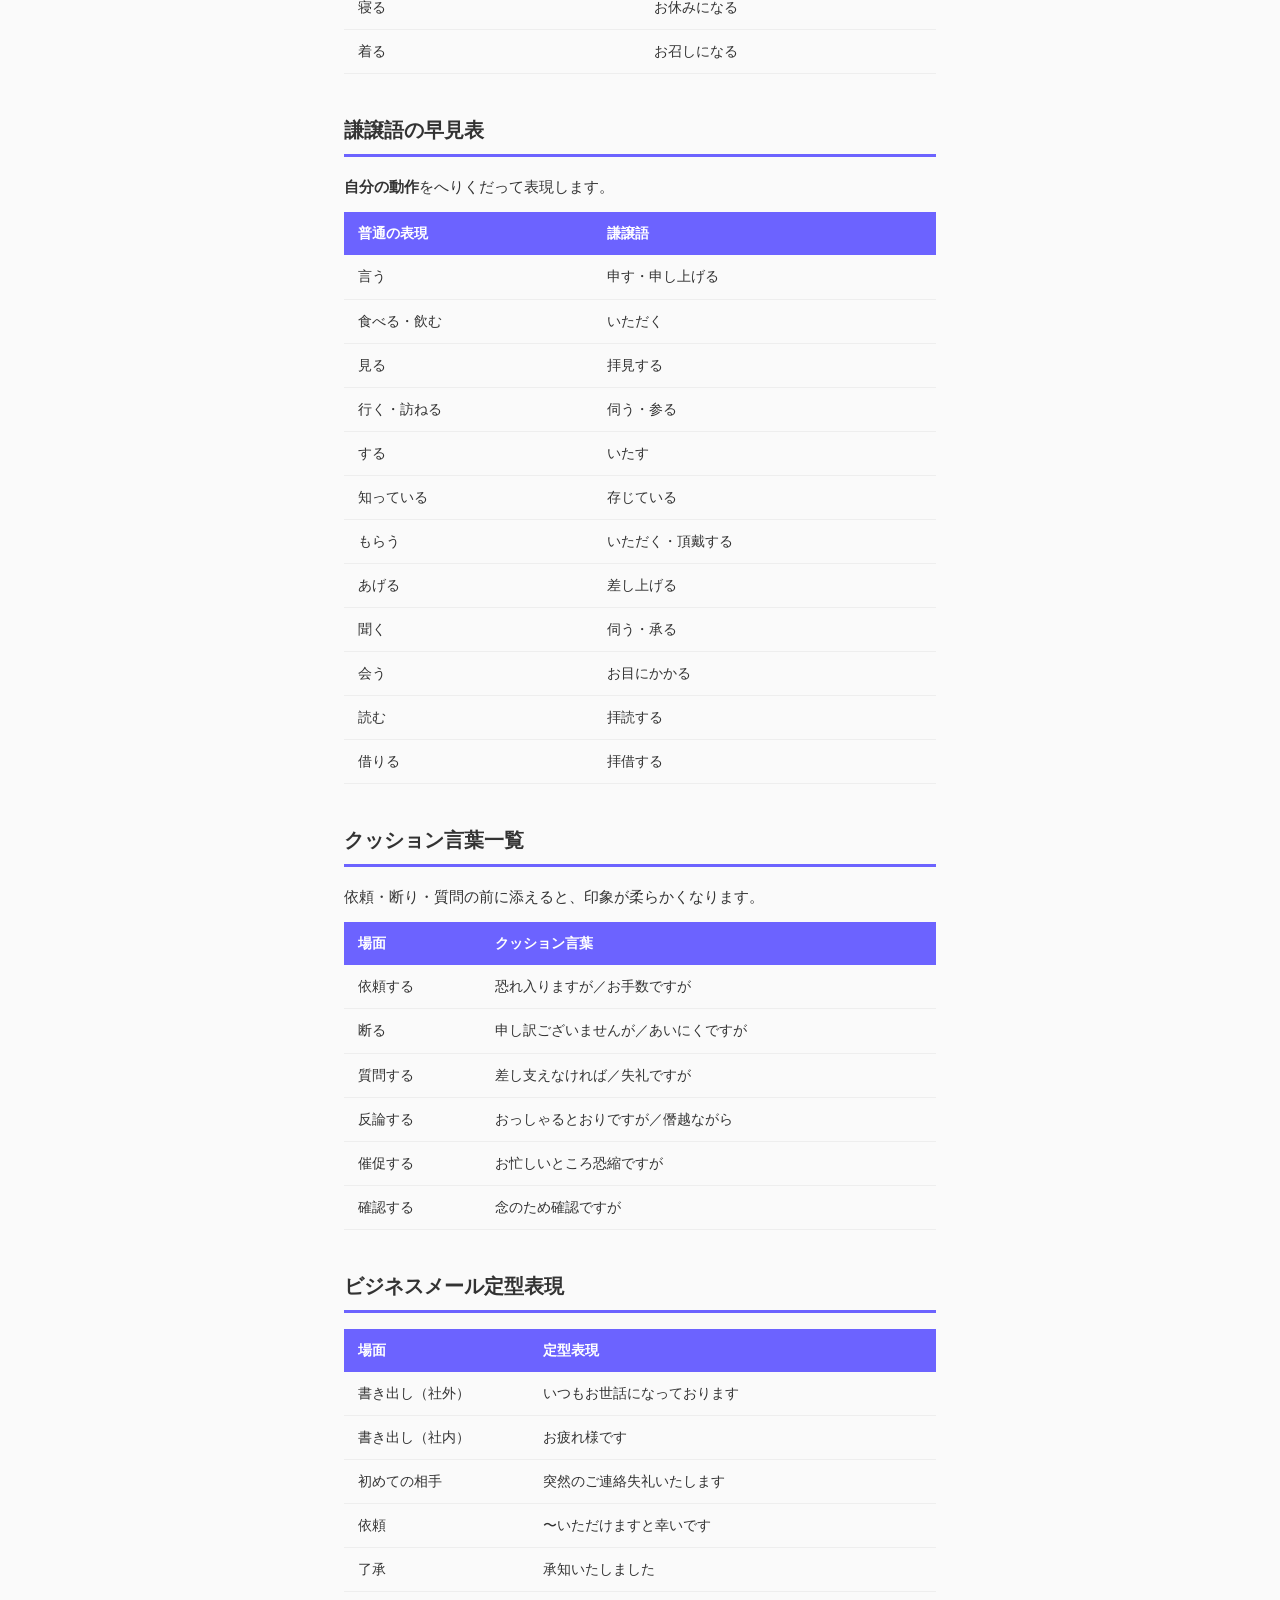
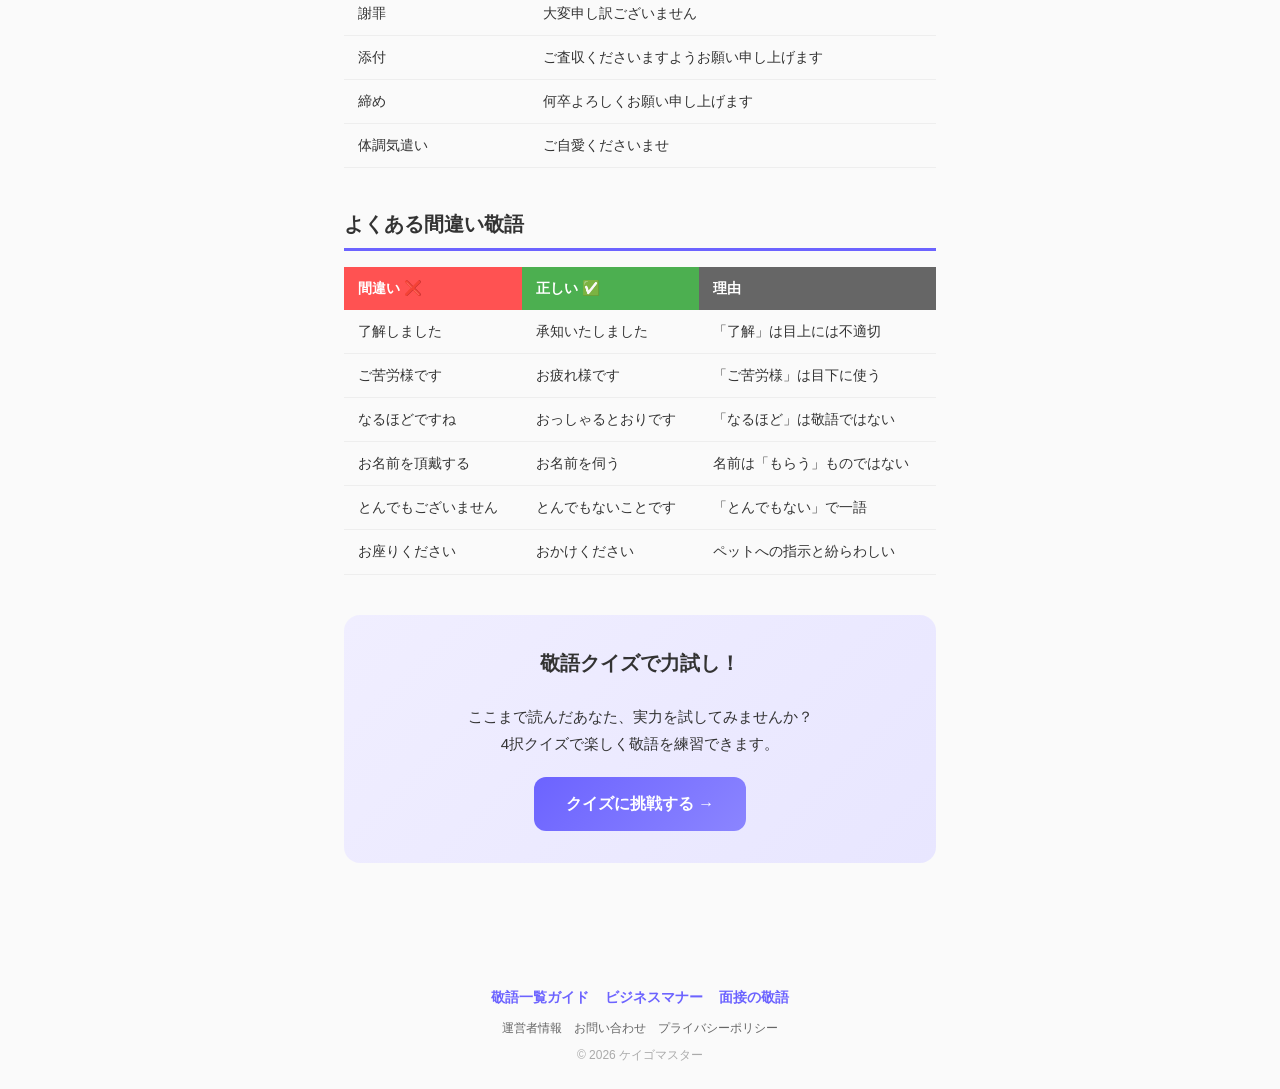
<file: articles/keigo-guide.html>
<!DOCTYPE html>
<html lang="ja">
<head>
  <meta charset="UTF-8">
  <meta name="viewport" content="width=device-width, initial-scale=1.0">
  <meta name="description" content="新社会人が最低限覚えるべき敬語を一覧で解説。尊敬語・謙譲語・丁寧語の違いから、ビジネスメールの定型表現まで、すぐに使える敬語をまとめました。">
  <meta name="keywords" content="敬語,一覧,新社会人,ビジネスマナー,尊敬語,謙譲語,丁寧語,使い分け,早見表">
  <title>【保存版】新社会人が覚えるべき敬語一覧｜尊敬語・謙譲語・丁寧語の使い分け</title>
  <meta property="og:title" content="【保存版】新社会人が覚えるべき敬語一覧">
  <meta property="og:description" content="尊敬語・謙譲語・丁寧語の違いを一覧で解説。ビジネスですぐ使える敬語早見表付き。">
  <meta property="og:type" content="article">
  <link rel="icon" href="../icons/icon-192.svg" type="image/svg+xml">
  <script type="application/ld+json">
  {
    "@context": "https://schema.org",
    "@type": "Article",
    "headline": "【保存版】新社会人が覚えるべき敬語一覧",
    "description": "尊敬語・謙譲語・丁寧語の違いを一覧で解説。ビジネスですぐ使える敬語早見表付き。",
    "inLanguage": "ja",
    "author": { "@type": "Organization", "name": "ケイゴマスター" },
    "publisher": { "@type": "Organization", "name": "ケイゴマスター" },
    "datePublished": "2026-03-24",
    "dateModified": "2026-03-24"
  }
  </script>
  <link rel="stylesheet" href="../style.css">
  <link rel="stylesheet" href="article.css">
</head>
<body>
  <header class="header">
    <h1><a href="../index.html" class="header-link">ケイゴマスター</a></h1>
    <p>新社会人のための敬語練習クイズ</p>
  </header>

  <div class="ad-placeholder"><span>広告スペース</span></div>

  <main class="container">
    <article class="article">
      <div class="breadcrumb">
        <a href="../index.html">トップ</a> &gt; <span>敬語一覧ガイド</span>
      </div>

      <h1 class="article-title">【保存版】新社会人が覚えるべき敬語一覧</h1>
      <p class="article-meta">最終更新: 2026年3月</p>

      <div class="article-toc">
        <p class="toc-title">この記事の内容</p>
        <ol>
          <li><a href="#what">敬語の3つの種類とは？</a></li>
          <li><a href="#sonkeigo">尊敬語の早見表</a></li>
          <li><a href="#kenjougo">謙譲語の早見表</a></li>
          <li><a href="#cushion">クッション言葉一覧</a></li>
          <li><a href="#mail">ビジネスメール定型表現</a></li>
          <li><a href="#ng">よくある間違い敬語</a></li>
          <li><a href="#quiz">敬語クイズで力試し</a></li>
        </ol>
      </div>

      <section id="what">
        <h2>敬語の3つの種類とは？</h2>
        <p>敬語は大きく分けて<strong>尊敬語</strong>・<strong>謙譲語</strong>・<strong>丁寧語</strong>の3種類があります。</p>
        <div class="info-cards">
          <div class="info-card">
            <h3>👑 尊敬語</h3>
            <p><strong>相手の動作</strong>を高めて敬意を表す。</p>
            <p class="example">例：部長が<strong>おっしゃる</strong>（＝言う）</p>
          </div>
          <div class="info-card">
            <h3>🙇 謙譲語</h3>
            <p><strong>自分の動作</strong>をへりくだって敬意を表す。</p>
            <p class="example">例：私から<strong>申し上げる</strong>（＝言う）</p>
          </div>
          <div class="info-card">
            <h3>💬 丁寧語</h3>
            <p>文末を丁寧にして<strong>聞き手</strong>に敬意を表す。</p>
            <p class="example">例：資料が<strong>ございます</strong>（＝ある）</p>
          </div>
        </div>
      </section>

      <section id="sonkeigo">
        <h2>尊敬語の早見表</h2>
        <p>上司・お客様など<strong>相手の動作</strong>に使います。</p>
        <div class="table-wrap">
          <table class="keigo-table">
            <thead><tr><th>普通の表現</th><th>尊敬語</th></tr></thead>
            <tbody>
              <tr><td>言う</td><td>おっしゃる</td></tr>
              <tr><td>食べる・飲む</td><td>召し上がる</td></tr>
              <tr><td>見る</td><td>ご覧になる</td></tr>
              <tr><td>行く・来る・いる</td><td>いらっしゃる</td></tr>
              <tr><td>する</td><td>なさる</td></tr>
              <tr><td>知っている</td><td>ご存じである</td></tr>
              <tr><td>くれる</td><td>くださる</td></tr>
              <tr><td>聞く</td><td>お聞きになる</td></tr>
              <tr><td>読む</td><td>お読みになる</td></tr>
              <tr><td>もらう</td><td>お受け取りになる</td></tr>
              <tr><td>寝る</td><td>お休みになる</td></tr>
              <tr><td>着る</td><td>お召しになる</td></tr>
            </tbody>
          </table>
        </div>
      </section>

      <section id="kenjougo">
        <h2>謙譲語の早見表</h2>
        <p><strong>自分の動作</strong>をへりくだって表現します。</p>
        <div class="table-wrap">
          <table class="keigo-table">
            <thead><tr><th>普通の表現</th><th>謙譲語</th></tr></thead>
            <tbody>
              <tr><td>言う</td><td>申す・申し上げる</td></tr>
              <tr><td>食べる・飲む</td><td>いただく</td></tr>
              <tr><td>見る</td><td>拝見する</td></tr>
              <tr><td>行く・訪ねる</td><td>伺う・参る</td></tr>
              <tr><td>する</td><td>いたす</td></tr>
              <tr><td>知っている</td><td>存じている</td></tr>
              <tr><td>もらう</td><td>いただく・頂戴する</td></tr>
              <tr><td>あげる</td><td>差し上げる</td></tr>
              <tr><td>聞く</td><td>伺う・承る</td></tr>
              <tr><td>会う</td><td>お目にかかる</td></tr>
              <tr><td>読む</td><td>拝読する</td></tr>
              <tr><td>借りる</td><td>拝借する</td></tr>
            </tbody>
          </table>
        </div>
      </section>

      <section id="cushion">
        <h2>クッション言葉一覧</h2>
        <p>依頼・断り・質問の前に添えると、印象が柔らかくなります。</p>
        <div class="table-wrap">
          <table class="keigo-table">
            <thead><tr><th>場面</th><th>クッション言葉</th></tr></thead>
            <tbody>
              <tr><td>依頼する</td><td>恐れ入りますが／お手数ですが</td></tr>
              <tr><td>断る</td><td>申し訳ございませんが／あいにくですが</td></tr>
              <tr><td>質問する</td><td>差し支えなければ／失礼ですが</td></tr>
              <tr><td>反論する</td><td>おっしゃるとおりですが／僭越ながら</td></tr>
              <tr><td>催促する</td><td>お忙しいところ恐縮ですが</td></tr>
              <tr><td>確認する</td><td>念のため確認ですが</td></tr>
            </tbody>
          </table>
        </div>
      </section>

      <section id="mail">
        <h2>ビジネスメール定型表現</h2>
        <div class="table-wrap">
          <table class="keigo-table">
            <thead><tr><th>場面</th><th>定型表現</th></tr></thead>
            <tbody>
              <tr><td>書き出し（社外）</td><td>いつもお世話になっております</td></tr>
              <tr><td>書き出し（社内）</td><td>お疲れ様です</td></tr>
              <tr><td>初めての相手</td><td>突然のご連絡失礼いたします</td></tr>
              <tr><td>依頼</td><td>〜いただけますと幸いです</td></tr>
              <tr><td>了承</td><td>承知いたしました</td></tr>
              <tr><td>謝罪</td><td>大変申し訳ございません</td></tr>
              <tr><td>添付</td><td>ご査収くださいますようお願い申し上げます</td></tr>
              <tr><td>締め</td><td>何卒よろしくお願い申し上げます</td></tr>
              <tr><td>体調気遣い</td><td>ご自愛くださいませ</td></tr>
            </tbody>
          </table>
        </div>
      </section>

      <section id="ng">
        <h2>よくある間違い敬語</h2>
        <div class="table-wrap">
          <table class="keigo-table ng-table">
            <thead><tr><th>間違い ❌</th><th>正しい ✅</th><th>理由</th></tr></thead>
            <tbody>
              <tr><td>了解しました</td><td>承知いたしました</td><td>「了解」は目上には不適切</td></tr>
              <tr><td>ご苦労様です</td><td>お疲れ様です</td><td>「ご苦労様」は目下に使う</td></tr>
              <tr><td>なるほどですね</td><td>おっしゃるとおりです</td><td>「なるほど」は敬語ではない</td></tr>
              <tr><td>お名前を頂戴する</td><td>お名前を伺う</td><td>名前は「もらう」ものではない</td></tr>
              <tr><td>とんでもございません</td><td>とんでもないことです</td><td>「とんでもない」で一語</td></tr>
              <tr><td>お座りください</td><td>おかけください</td><td>ペットへの指示と紛らわしい</td></tr>
            </tbody>
          </table>
        </div>
      </section>

      <section id="quiz" class="cta-section">
        <h2>敬語クイズで力試し！</h2>
        <p>ここまで読んだあなた、実力を試してみませんか？<br>4択クイズで楽しく敬語を練習できます。</p>
        <a href="../index.html" class="cta-btn">クイズに挑戦する →</a>
      </section>
    </article>
  </main>

  <footer class="footer">
    <nav class="footer-links" aria-label="関連記事">
      <a href="keigo-guide.html" class="footer-link">敬語一覧ガイド</a>
      <a href="business-manner.html" class="footer-link">ビジネスマナー</a>
      <a href="job-interview.html" class="footer-link">面接の敬語</a>
    </nav>
    <nav class="footer-links-sub" aria-label="サイト情報">
      <a href="../about.html" class="footer-link footer-link-sub">運営者情報</a>
      <a href="../contact.html" class="footer-link footer-link-sub">お問い合わせ</a>
      <a href="../privacy.html" class="footer-link footer-link-sub">プライバシーポリシー</a>
    </nav>
    <p>&copy; 2026 ケイゴマスター</p>
  </footer>
</body>
</html>
</file>
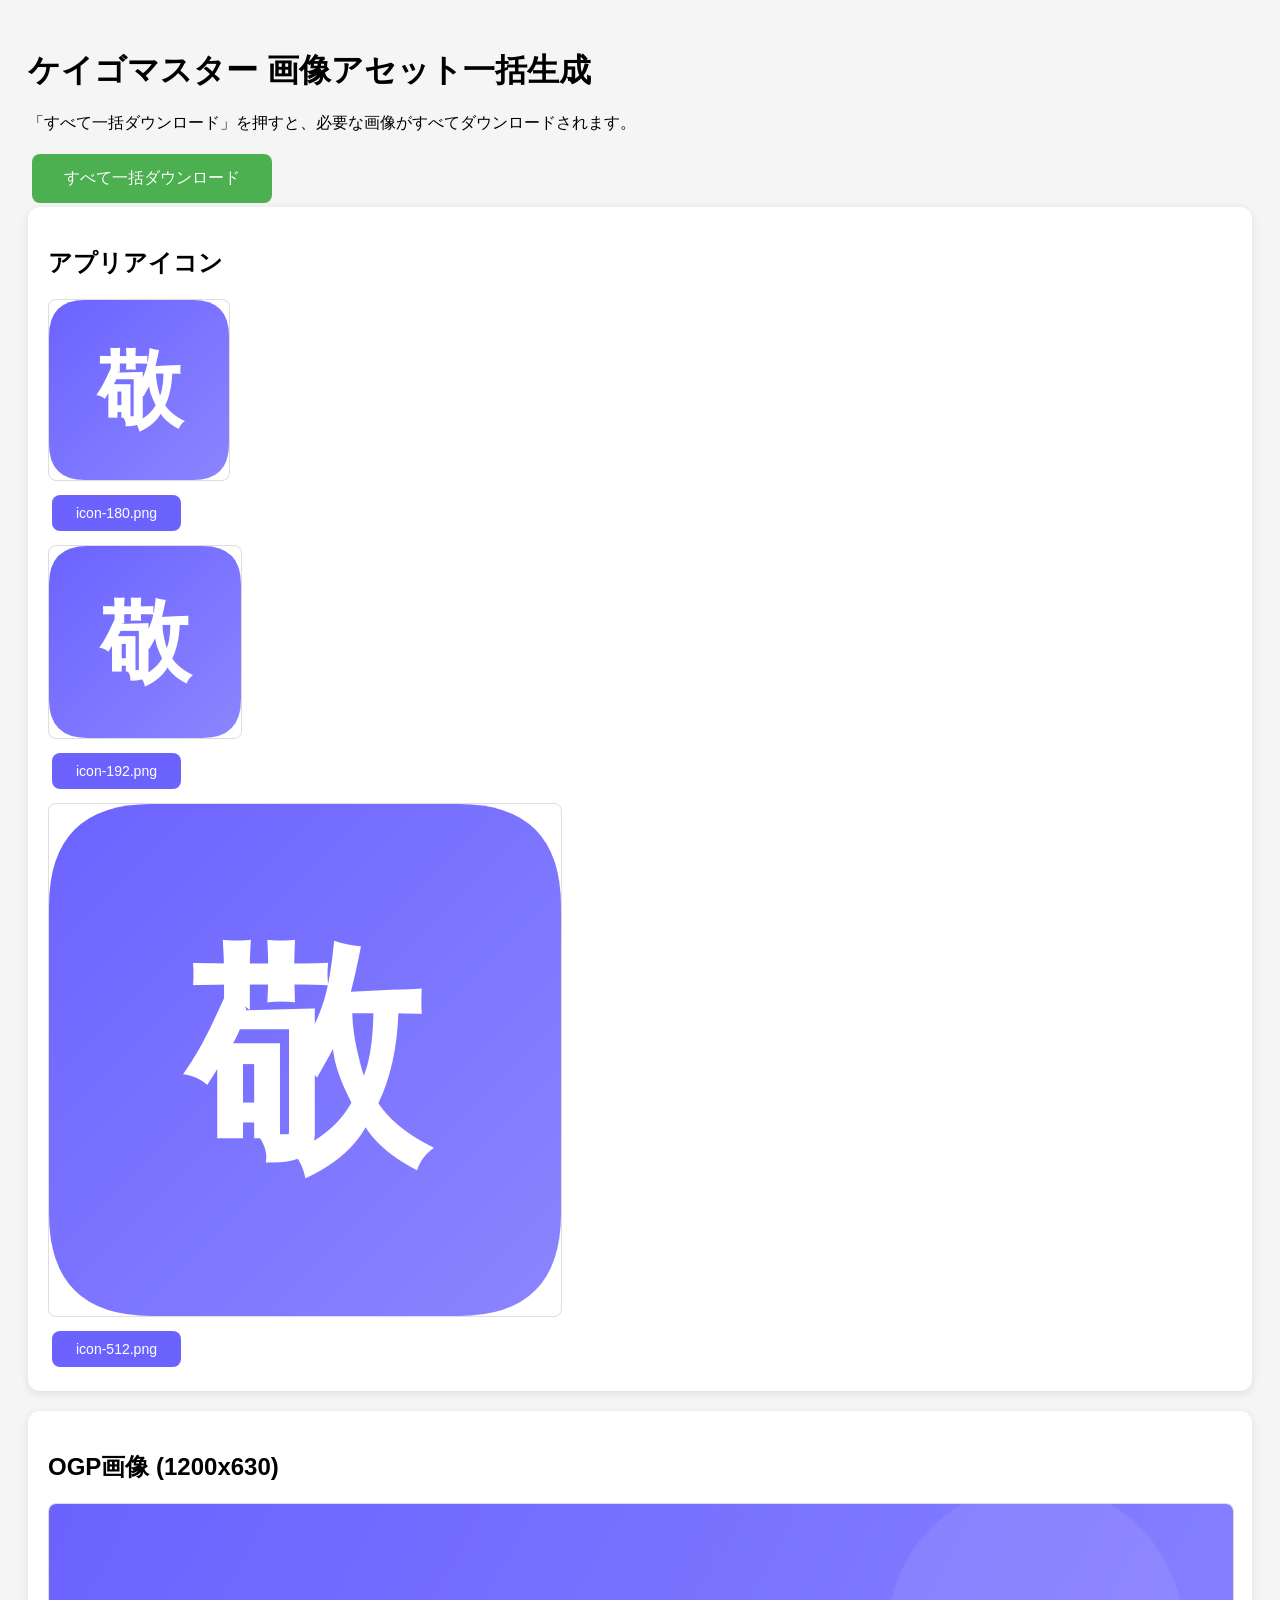
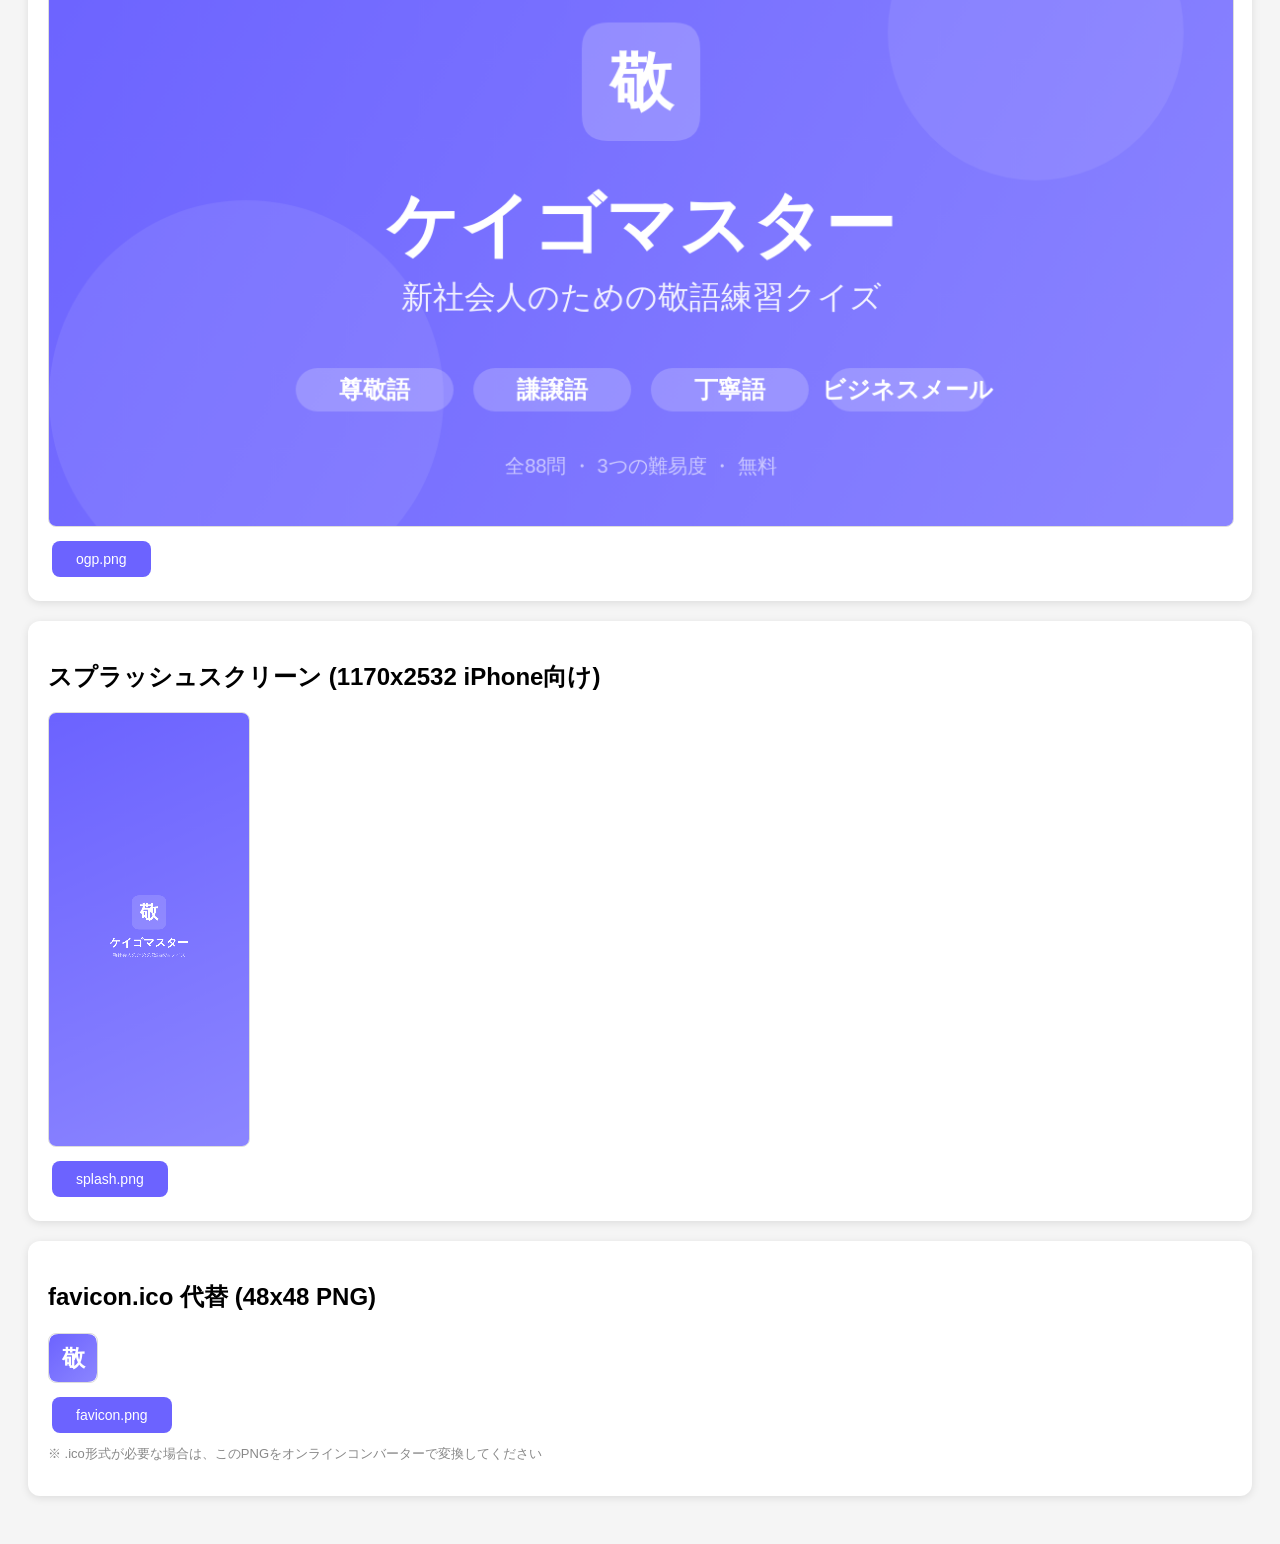
<file: icons/generate-png.html>
<!DOCTYPE html>
<html lang="ja">
<head>
  <meta charset="UTF-8">
  <title>アイコン & OGP画像 一括生成</title>
  <style>
    body { font-family: sans-serif; padding: 20px; background: #f5f5f5; }
    h1 { margin-bottom: 20px; }
    .section { background: white; border-radius: 12px; padding: 20px; margin-bottom: 20px; box-shadow: 0 2px 8px rgba(0,0,0,0.1); }
    canvas { border: 1px solid #ddd; border-radius: 8px; display: block; margin: 10px 0; }
    button { background: #6C63FF; color: white; border: none; border-radius: 8px; padding: 10px 24px; font-size: 14px; cursor: pointer; margin: 4px; }
    button:hover { background: #5a52e0; }
    .btn-all { background: #4CAF50; font-size: 16px; padding: 14px 32px; }
    .note { color: #888; font-size: 13px; margin-top: 8px; }
  </style>
</head>
<body>
  <h1>ケイゴマスター 画像アセット一括生成</h1>
  <p>「すべて一括ダウンロード」を押すと、必要な画像がすべてダウンロードされます。</p>
  <button class="btn-all" onclick="downloadAll()">すべて一括ダウンロード</button>

  <div class="section">
    <h2>アプリアイコン</h2>
    <canvas id="c180" width="180" height="180"></canvas>
    <button onclick="dl('c180','icon-180.png')">icon-180.png</button>
    <canvas id="c192" width="192" height="192"></canvas>
    <button onclick="dl('c192','icon-192.png')">icon-192.png</button>
    <canvas id="c512" width="512" height="512"></canvas>
    <button onclick="dl('c512','icon-512.png')">icon-512.png</button>
  </div>

  <div class="section">
    <h2>OGP画像 (1200x630)</h2>
    <canvas id="cogp" width="1200" height="630" style="max-width:100%;height:auto;"></canvas>
    <button onclick="dl('cogp','ogp.png')">ogp.png</button>
  </div>

  <div class="section">
    <h2>スプラッシュスクリーン (1170x2532 iPhone向け)</h2>
    <canvas id="csplash" width="1170" height="2532" style="max-width:200px;height:auto;"></canvas>
    <button onclick="dl('csplash','splash.png')">splash.png</button>
  </div>

  <div class="section">
    <h2>favicon.ico 代替 (48x48 PNG)</h2>
    <canvas id="c48" width="48" height="48"></canvas>
    <button onclick="dl('c48','favicon.png')">favicon.png</button>
    <p class="note">※ .ico形式が必要な場合は、このPNGをオンラインコンバーターで変換してください</p>
  </div>

<script>
function drawIcon(id, size) {
  const c = document.getElementById(id);
  const ctx = c.getContext("2d");
  const r = size * 0.2;
  ctx.beginPath();
  ctx.moveTo(r, 0); ctx.lineTo(size-r, 0);
  ctx.quadraticCurveTo(size, 0, size, r);
  ctx.lineTo(size, size-r);
  ctx.quadraticCurveTo(size, size, size-r, size);
  ctx.lineTo(r, size);
  ctx.quadraticCurveTo(0, size, 0, size-r);
  ctx.lineTo(0, r);
  ctx.quadraticCurveTo(0, 0, r, 0);
  ctx.closePath();
  const grad = ctx.createLinearGradient(0, 0, size, size);
  grad.addColorStop(0, "#6C63FF");
  grad.addColorStop(1, "#8B85FF");
  ctx.fillStyle = grad;
  ctx.fill();
  ctx.fillStyle = "white";
  ctx.font = `bold ${size * 0.47}px sans-serif`;
  ctx.textAlign = "center";
  ctx.textBaseline = "middle";
  ctx.fillText("敬", size/2, size/2 + size*0.03);
}

function drawOGP() {
  const c = document.getElementById("cogp");
  const ctx = c.getContext("2d");
  const w = 1200, h = 630;

  // Background gradient
  const grad = ctx.createLinearGradient(0, 0, w, h);
  grad.addColorStop(0, "#6C63FF");
  grad.addColorStop(1, "#8B85FF");
  ctx.fillStyle = grad;
  ctx.fillRect(0, 0, w, h);

  // Decorative circles
  ctx.globalAlpha = 0.08;
  ctx.fillStyle = "white";
  ctx.beginPath(); ctx.arc(200, 500, 200, 0, Math.PI*2); ctx.fill();
  ctx.beginPath(); ctx.arc(1000, 130, 150, 0, Math.PI*2); ctx.fill();
  ctx.globalAlpha = 1;

  // Icon
  const iconSize = 120;
  const iconX = w/2 - iconSize/2, iconY = 120;
  ctx.fillStyle = "rgba(255,255,255,0.2)";
  const ir = iconSize * 0.22;
  ctx.beginPath();
  ctx.moveTo(iconX+ir, iconY); ctx.lineTo(iconX+iconSize-ir, iconY);
  ctx.quadraticCurveTo(iconX+iconSize, iconY, iconX+iconSize, iconY+ir);
  ctx.lineTo(iconX+iconSize, iconY+iconSize-ir);
  ctx.quadraticCurveTo(iconX+iconSize, iconY+iconSize, iconX+iconSize-ir, iconY+iconSize);
  ctx.lineTo(iconX+ir, iconY+iconSize);
  ctx.quadraticCurveTo(iconX, iconY+iconSize, iconX, iconY+iconSize-ir);
  ctx.lineTo(iconX, iconY+ir);
  ctx.quadraticCurveTo(iconX, iconY, iconX+ir, iconY);
  ctx.closePath();
  ctx.fill();
  ctx.fillStyle = "white";
  ctx.font = "bold 64px sans-serif";
  ctx.textAlign = "center";
  ctx.textBaseline = "middle";
  ctx.fillText("敬", w/2, iconY + iconSize/2 + 4);

  // Title
  ctx.fillStyle = "white";
  ctx.font = "bold 72px sans-serif";
  ctx.fillText("ケイゴマスター", w/2, 330);

  // Subtitle
  ctx.font = "32px sans-serif";
  ctx.globalAlpha = 0.9;
  ctx.fillText("新社会人のための敬語練習クイズ", w/2, 400);
  ctx.globalAlpha = 1;

  // Tags
  const tags = ["尊敬語", "謙譲語", "丁寧語", "ビジネスメール"];
  ctx.font = "bold 24px sans-serif";
  const tagW = 160, tagH = 44, tagGap = 20;
  const totalW = tags.length * tagW + (tags.length-1) * tagGap;
  let tx = (w - totalW) / 2;
  const ty = 470;
  tags.forEach(tag => {
    ctx.fillStyle = "rgba(255,255,255,0.2)";
    ctx.beginPath();
    ctx.roundRect(tx, ty, tagW, tagH, 22);
    ctx.fill();
    ctx.fillStyle = "white";
    ctx.fillText(tag, tx + tagW/2, ty + tagH/2 + 1);
    tx += tagW + tagGap;
  });

  // Bottom text
  ctx.fillStyle = "rgba(255,255,255,0.6)";
  ctx.font = "20px sans-serif";
  ctx.fillText("全88問 ・ 3つの難易度 ・ 無料", w/2, 570);
}

function drawSplash() {
  const c = document.getElementById("csplash");
  const ctx = c.getContext("2d");
  const w = 1170, h = 2532;

  const grad = ctx.createLinearGradient(0, 0, w, h);
  grad.addColorStop(0, "#6C63FF");
  grad.addColorStop(1, "#8B85FF");
  ctx.fillStyle = grad;
  ctx.fillRect(0, 0, w, h);

  // Icon
  const iconSize = 200, cx = w/2, cy = h/2 - 100;
  ctx.fillStyle = "rgba(255,255,255,0.15)";
  const ir = iconSize * 0.22;
  const ix = cx-iconSize/2, iy = cy-iconSize/2;
  ctx.beginPath();
  ctx.moveTo(ix+ir, iy); ctx.lineTo(ix+iconSize-ir, iy);
  ctx.quadraticCurveTo(ix+iconSize, iy, ix+iconSize, iy+ir);
  ctx.lineTo(ix+iconSize, iy+iconSize-ir);
  ctx.quadraticCurveTo(ix+iconSize, iy+iconSize, ix+iconSize-ir, iy+iconSize);
  ctx.lineTo(ix+ir, iy+iconSize);
  ctx.quadraticCurveTo(ix, iy+iconSize, ix, iy+iconSize-ir);
  ctx.lineTo(ix, iy+ir);
  ctx.quadraticCurveTo(ix, iy, ix+ir, iy);
  ctx.closePath();
  ctx.fill();

  ctx.fillStyle = "white";
  ctx.font = "bold 110px sans-serif";
  ctx.textAlign = "center";
  ctx.textBaseline = "middle";
  ctx.fillText("敬", cx, cy + 5);

  ctx.font = "bold 64px sans-serif";
  ctx.fillText("ケイゴマスター", cx, cy + 180);

  ctx.globalAlpha = 0.7;
  ctx.font = "28px sans-serif";
  ctx.fillText("新社会人のための敬語練習クイズ", cx, cy + 250);
  ctx.globalAlpha = 1;
}

function dl(canvasId, filename) {
  const c = document.getElementById(canvasId);
  const a = document.createElement("a");
  a.download = filename;
  a.href = c.toDataURL("image/png");
  a.click();
}

function downloadAll() {
  const files = [
    ["c180", "icon-180.png"],
    ["c192", "icon-192.png"],
    ["c512", "icon-512.png"],
    ["c48",  "favicon.png"],
    ["cogp", "ogp.png"],
    ["csplash", "splash.png"]
  ];
  files.forEach(([id, name], i) => {
    setTimeout(() => dl(id, name), i * 300);
  });
}

// Draw all on load
drawIcon("c180", 180);
drawIcon("c192", 192);
drawIcon("c512", 512);
drawIcon("c48", 48);
drawOGP();
drawSplash();
</script>
</body>
</html>
</file>
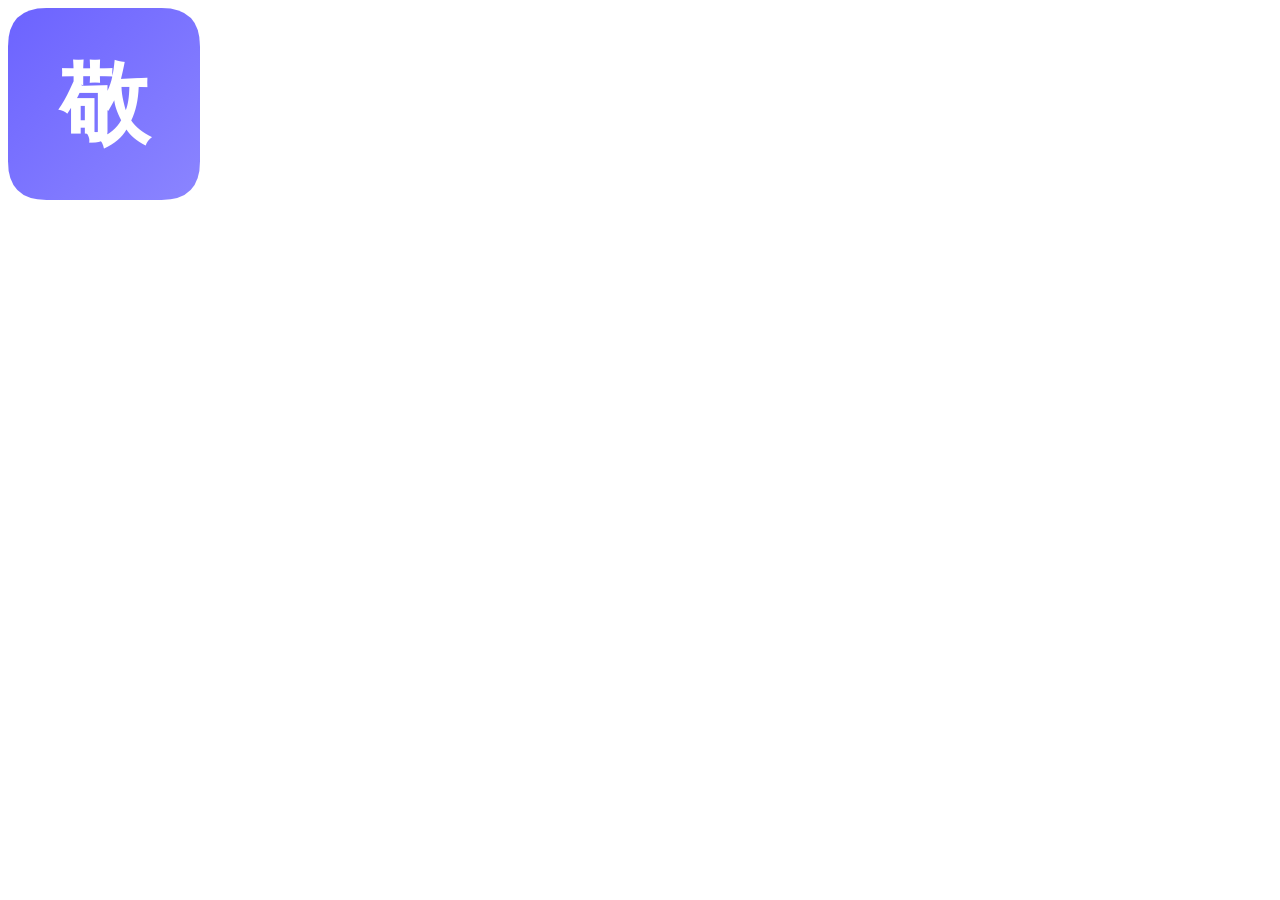
<file: icons/generate.html>
<!DOCTYPE html>
<html><head><title>gen</title></head>
<body>
<canvas id="c"></canvas>
<script>
const c = document.getElementById("c");
const ctx = c.getContext("2d");

function drawIcon(size) {
  c.width = size; c.height = size;
  const r = size * 0.2;
  ctx.beginPath();
  ctx.moveTo(r,0); ctx.lineTo(size-r,0);
  ctx.quadraticCurveTo(size,0,size,r);
  ctx.lineTo(size,size-r);
  ctx.quadraticCurveTo(size,size,size-r,size);
  ctx.lineTo(r,size);
  ctx.quadraticCurveTo(0,size,0,size-r);
  ctx.lineTo(0,r);
  ctx.quadraticCurveTo(0,0,r,0);
  ctx.closePath();
  const g = ctx.createLinearGradient(0,0,size,size);
  g.addColorStop(0,"#6C63FF"); g.addColorStop(1,"#8B85FF");
  ctx.fillStyle = g; ctx.fill();
  ctx.fillStyle = "white";
  ctx.font = `bold ${size*0.47}px sans-serif`;
  ctx.textAlign = "center"; ctx.textBaseline = "middle";
  ctx.fillText("敬", size/2, size/2+size*0.03);
}

function dl(name) {
  const a = document.createElement("a");
  a.download = name;
  a.href = c.toDataURL("image/png");
  a.click();
}

async function run() {
  // Icons
  for (const [size, name] of [[180,"icon-180.png"],[192,"icon-192.png"],[512,"icon-512.png"],[48,"favicon.png"]]) {
    drawIcon(size);
    dl(name);
    await new Promise(r => setTimeout(r, 500));
  }

  // OGP
  const w=1200, h=630;
  c.width=w; c.height=h;
  const gr = ctx.createLinearGradient(0,0,w,h);
  gr.addColorStop(0,"#6C63FF"); gr.addColorStop(1,"#8B85FF");
  ctx.fillStyle=gr; ctx.fillRect(0,0,w,h);
  ctx.globalAlpha=0.08; ctx.fillStyle="white";
  ctx.beginPath(); ctx.arc(200,500,200,0,Math.PI*2); ctx.fill();
  ctx.beginPath(); ctx.arc(1000,130,150,0,Math.PI*2); ctx.fill();
  ctx.globalAlpha=1;
  ctx.fillStyle="rgba(255,255,255,0.2)";
  const is=120,ix=w/2-60,iy=120,ir2=is*0.22;
  ctx.beginPath();
  ctx.moveTo(ix+ir2,iy);ctx.lineTo(ix+is-ir2,iy);ctx.quadraticCurveTo(ix+is,iy,ix+is,iy+ir2);
  ctx.lineTo(ix+is,iy+is-ir2);ctx.quadraticCurveTo(ix+is,iy+is,ix+is-ir2,iy+is);
  ctx.lineTo(ix+ir2,iy+is);ctx.quadraticCurveTo(ix,iy+is,ix,iy+is-ir2);
  ctx.lineTo(ix,iy+ir2);ctx.quadraticCurveTo(ix,iy,ix+ir2,iy);
  ctx.closePath(); ctx.fill();
  ctx.fillStyle="white"; ctx.font="bold 64px sans-serif"; ctx.textAlign="center"; ctx.textBaseline="middle";
  ctx.fillText("敬",w/2,iy+is/2+4);
  ctx.font="bold 72px sans-serif"; ctx.fillText("ケイゴマスター",w/2,330);
  ctx.font="32px sans-serif"; ctx.globalAlpha=0.9;
  ctx.fillText("新社会人のための敬語練習クイズ",w/2,400); ctx.globalAlpha=1;
  const tags=["尊敬語","謙譲語","丁寧語","ビジネスメール"];
  ctx.font="bold 24px sans-serif";
  const tw=160,th=44,tg=20,ttw=tags.length*tw+(tags.length-1)*tg;
  let tx=(w-ttw)/2;
  tags.forEach(t=>{
    ctx.fillStyle="rgba(255,255,255,0.2)";
    ctx.beginPath();ctx.roundRect(tx,470,tw,th,22);ctx.fill();
    ctx.fillStyle="white";ctx.fillText(t,tx+tw/2,470+th/2+1);
    tx+=tw+tg;
  });
  ctx.fillStyle="rgba(255,255,255,0.6)";ctx.font="20px sans-serif";
  ctx.fillText("全88問 ・ 3つの難易度 ・ 無料",w/2,570);
  dl("ogp.png");
  await new Promise(r=>setTimeout(r,500));

  // Splash
  const sw=1170,sh=2532;
  c.width=sw;c.height=sh;
  const sg=ctx.createLinearGradient(0,0,sw,sh);
  sg.addColorStop(0,"#6C63FF");sg.addColorStop(1,"#8B85FF");
  ctx.fillStyle=sg;ctx.fillRect(0,0,sw,sh);
  const ss=200,scx=sw/2,scy=sh/2-100;
  ctx.fillStyle="rgba(255,255,255,0.15)";
  const sir=ss*0.22,six=scx-ss/2,siy=scy-ss/2;
  ctx.beginPath();
  ctx.moveTo(six+sir,siy);ctx.lineTo(six+ss-sir,siy);ctx.quadraticCurveTo(six+ss,siy,six+ss,siy+sir);
  ctx.lineTo(six+ss,siy+ss-sir);ctx.quadraticCurveTo(six+ss,siy+ss,six+ss-sir,siy+ss);
  ctx.lineTo(six+sir,siy+ss);ctx.quadraticCurveTo(six,siy+ss,six,siy+ss-sir);
  ctx.lineTo(six,siy+sir);ctx.quadraticCurveTo(six,siy,six+sir,siy);
  ctx.closePath();ctx.fill();
  ctx.fillStyle="white";ctx.font="bold 110px sans-serif";ctx.textAlign="center";ctx.textBaseline="middle";
  ctx.fillText("敬",scx,scy+5);
  ctx.font="bold 64px sans-serif";ctx.fillText("ケイゴマスター",scx,scy+180);
  ctx.globalAlpha=0.7;ctx.font="28px sans-serif";
  ctx.fillText("新社会人のための敬語練習クイズ",scx,scy+250);ctx.globalAlpha=1;
  dl("splash.png");

  document.title = "DONE";
}
run();
</script>
</body>
</html>
</file>
<file: style.css>
/* ========== Reset & Base ========== */
*, *::before, *::after {
  margin: 0;
  padding: 0;
  box-sizing: border-box;
}

/* ========== Skip Link ========== */
.skip-link {
  position: absolute;
  top: -100px;
  left: 50%;
  transform: translateX(-50%);
  background: var(--primary);
  color: white;
  padding: 10px 20px;
  border-radius: 0 0 8px 8px;
  font-weight: 600;
  font-size: 0.9rem;
  text-decoration: none;
  z-index: 10000;
  transition: top 0.2s ease;
}

.skip-link:focus {
  top: 0;
}

/* main:focus outline suppression (tabindex="-1" target) */
#main:focus {
  outline: none;
}

:root {
  --primary: #6C63FF;
  --primary-light: #8B85FF;
  --primary-bg: #F0EEFF;
  --correct: #4CAF50;
  --correct-bg: #E8F5E9;
  --wrong: #FF5252;
  --wrong-bg: #FFEBEE;
  --text: #333;
  --text-light: #666;
  --bg: #FAFAFA;
  --card: rgba(255,255,255,0.85);
  --card-border: rgba(255,255,255,0.5);
  --shadow: 0 2px 16px rgba(108,99,255,0.08);
  --radius: 16px;
  --choice-bg: var(--primary-bg);
  --choice-hover: #fff;
  --explain-bg: #f8f8f8;
  --divider: #f0f0f0;
  --timer-track: #e0e0e0;
  --progress-track: #e0e0e0;
}

[data-theme="dark"] {
  --primary-bg: rgba(108,99,255,0.15);
  --correct-bg: rgba(76,175,80,0.15);
  --wrong-bg: rgba(255,82,82,0.15);
  --text: #E8E8E8;
  --text-light: #AAA;
  --bg: #1A1A2E;
  --card: rgba(30,30,50,0.8);
  --card-border: rgba(255,255,255,0.08);
  --shadow: 0 2px 16px rgba(0,0,0,0.3);
  --choice-bg: rgba(108,99,255,0.12);
  --choice-hover: rgba(108,99,255,0.22);
  --explain-bg: rgba(255,255,255,0.05);
  --divider: rgba(255,255,255,0.08);
  --timer-track: rgba(255,255,255,0.12);
  --progress-track: rgba(255,255,255,0.12);
}

[data-theme="dark"] body,
body[data-theme="dark"] {
  background-image:
    radial-gradient(ellipse 80% 60% at 10% 20%, rgba(108,99,255,0.15) 0%, transparent 60%),
    radial-gradient(ellipse 60% 50% at 90% 80%, rgba(139,133,255,0.12) 0%, transparent 50%),
    radial-gradient(ellipse 40% 40% at 50% 50%, rgba(255,209,102,0.06) 0%, transparent 50%);
}

body {
  font-family: "Hiragino Sans", "Hiragino Kaku Gothic ProN", "Noto Sans JP", "Yu Gothic", sans-serif;
  background: var(--bg);
  background-image:
    radial-gradient(ellipse 80% 60% at 10% 20%, rgba(108,99,255,0.07) 0%, transparent 60%),
    radial-gradient(ellipse 60% 50% at 90% 80%, rgba(139,133,255,0.06) 0%, transparent 50%),
    radial-gradient(ellipse 40% 40% at 50% 50%, rgba(255,209,102,0.04) 0%, transparent 50%);
  background-attachment: fixed;
  color: var(--text);
  line-height: 1.6;
  min-height: 100vh;
  min-height: 100dvh;
  -webkit-tap-highlight-color: transparent;
  -webkit-text-size-adjust: 100%;
  padding-bottom: env(safe-area-inset-bottom);
}

body::before {
  content: "";
  position: fixed;
  top: 0;
  left: 0;
  width: 100%;
  height: 100%;
  pointer-events: none;
  z-index: -1;
  background-image:
    radial-gradient(circle 2px at 15% 25%, rgba(108,99,255,0.12) 0%, transparent 2px),
    radial-gradient(circle 1.5px at 85% 15%, rgba(139,133,255,0.10) 0%, transparent 1.5px),
    radial-gradient(circle 2px at 70% 65%, rgba(108,99,255,0.08) 0%, transparent 2px),
    radial-gradient(circle 1.5px at 25% 75%, rgba(255,152,0,0.08) 0%, transparent 1.5px),
    radial-gradient(circle 2px at 50% 40%, rgba(76,175,80,0.06) 0%, transparent 2px),
    radial-gradient(circle 1px at 40% 90%, rgba(108,99,255,0.10) 0%, transparent 1px),
    radial-gradient(circle 1.5px at 90% 50%, rgba(233,30,99,0.06) 0%, transparent 1.5px);
}

/* ========== Header ========== */
.header {
  position: relative;
  background: linear-gradient(135deg, var(--primary), var(--primary-light));
  color: white;
  text-align: center;
  padding: 24px 16px 20px;
  padding-top: calc(24px + env(safe-area-inset-top));
  box-shadow: 0 4px 24px rgba(108,99,255,0.25);
}

.header h1 {
  font-size: 1.6rem;
  font-weight: 700;
  letter-spacing: 0.05em;
}

.header p {
  font-size: 0.85rem;
  opacity: 0.9;
  margin-top: 4px;
}

.header-controls {
  position: absolute;
  top: 14px;
  right: 12px;
  display: flex;
  gap: 6px;
}

.header-toggle {
  background: rgba(255,255,255,0.2);
  border: 1.5px solid rgba(255,255,255,0.4);
  color: white;
  border-radius: 50%;
  width: 36px;
  height: 36px;
  display: flex;
  align-items: center;
  justify-content: center;
  font-size: 1rem;
  cursor: pointer;
  transition: all 0.2s ease;
  padding: 0;
}

.header-toggle svg { display: block; }
.icon-moon,
.icon-sound-off { display: none; }

/* Theme toggle: dark active */
.header-toggle.is-dark .icon-sun { display: none; }
.header-toggle.is-dark .icon-moon { display: block; }

/* Sound toggle: muted */
.header-toggle.is-muted .icon-sound-on { display: none; }
.header-toggle.is-muted .icon-sound-off { display: block; }

.header-toggle:hover {
  background: rgba(255,255,255,0.3);
}

.header-toggle.toggled-off {
  background: rgba(0,0,0,0.15);
  border-color: rgba(255,255,255,0.25);
  opacity: 0.7;
}

/* ========== Ad Unit ========== */
.ad-unit {
  text-align: center;
  margin: 16px auto;
  max-width: 600px;
  min-height: 50px;
  overflow: hidden;
}

/* 開発中のみ表示するプレースホルダー（本番ではAdSenseコードに差し替え） */
.ad-placeholder {
  background: var(--explain-bg);
  border: 2px dashed var(--divider);
  border-radius: 8px;
  text-align: center;
  padding: 20px;
  margin: 16px auto;
  max-width: 600px;
  color: #aaa;
  font-size: 0.8rem;
}

/* ========== Container ========== */
.container {
  max-width: 640px;
  margin: 0 auto;
  padding: 20px 16px 40px;
}

/* ========== Splash Screen ========== */
.splash-screen {
  display: flex;
  flex-direction: column;
  align-items: center;
  justify-content: center;
  min-height: 60vh;
  text-align: center;
  animation: fadeIn 0.6s ease;
}

.splash-exit {
  animation: splashOut 0.3s ease forwards;
}

.splash-icon {
  width: 100px;
  height: 100px;
  background: linear-gradient(135deg, var(--primary), var(--primary-light));
  border-radius: 28px;
  display: flex;
  align-items: center;
  justify-content: center;
  font-size: 3rem;
  font-weight: 800;
  color: white;
  margin-bottom: 20px;
  animation: splashBounce 1s ease infinite;
}

.splash-title {
  font-size: 1.8rem;
  font-weight: 800;
  margin-bottom: 4px;
}

.splash-sub {
  color: var(--text-light);
  font-size: 0.95rem;
  margin-bottom: 32px;
}

.splash-start-btn {
  background: linear-gradient(135deg, var(--primary), var(--primary-light));
  color: white;
  border: none;
  border-radius: 50px;
  padding: 16px 48px;
  font-size: 1.15rem;
  font-weight: 700;
  font-family: inherit;
  cursor: pointer;
  transition: all 0.2s ease;
  box-shadow: 0 4px 20px rgba(108, 99, 255, 0.35);
  animation: pulse 2s ease infinite;
}

.splash-start-btn:hover {
  transform: translateY(-2px);
  box-shadow: 0 6px 28px rgba(108, 99, 255, 0.45);
}

.splash-stats {
  display: flex;
  gap: 16px;
  margin-top: 24px;
  font-size: 0.8rem;
  color: var(--text-light);
}

.splash-stats span {
  background: var(--primary-bg);
  padding: 4px 12px;
  border-radius: 20px;
  font-weight: 600;
}

/* ========== Countdown ========== */
.countdown-screen {
  display: flex;
  flex-direction: column;
  align-items: center;
  justify-content: center;
  min-height: 50vh;
  text-align: center;
}

.countdown-info {
  font-size: 1rem;
  color: var(--text-light);
  margin-bottom: 32px;
  font-weight: 600;
}

.countdown-number {
  font-size: 6rem;
  font-weight: 900;
  color: var(--primary);
  animation: countdown-pop 0.7s ease;
  line-height: 1;
}

.countdown-pop {
  animation: countdown-pop 0.7s ease;
}

/* ========== Level Select ========== */
.level-screen {
  animation: fadeIn 0.3s ease;
}

.level-back {
  margin-bottom: 20px;
}

.level-header {
  text-align: center;
  margin-bottom: 4px;
}

.level-header-emoji {
  font-size: 2.5rem;
  display: block;
  margin-bottom: 4px;
}

.level-header-name {
  font-size: 1.4rem;
  font-weight: 700;
}

.level-grid {
  display: flex;
  flex-direction: column;
  gap: 12px;
  margin-top: 20px;
}

.level-card {
  background: var(--card);
  border: 2px solid transparent;
  border-radius: var(--radius);
  box-shadow: var(--shadow);
  padding: 18px 20px;
  cursor: pointer;
  display: flex;
  align-items: center;
  gap: 14px;
  transition: all 0.2s ease;
  font-family: inherit;
  text-align: left;
}

.level-card:hover {
  border-color: var(--primary);
  transform: translateY(-2px);
  box-shadow: 0 4px 20px rgba(108, 99, 255, 0.15);
}

.level-card:active {
  transform: translateY(0);
}

.level-emoji {
  font-size: 1.8rem;
  flex-shrink: 0;
}

.level-name {
  font-size: 1.1rem;
  font-weight: 700;
  display: block;
  color: var(--text);
}

.level-desc {
  font-size: 0.8rem;
  color: var(--text-light);
  display: block;
}

.level-best {
  margin-left: auto;
  font-size: 0.75rem;
  font-weight: 700;
  color: var(--primary);
  background: var(--primary-bg);
  padding: 3px 10px;
  border-radius: 8px;
  white-space: nowrap;
}

/* ========== Category Select ========== */
.section-title {
  text-align: center;
  font-size: 1.3rem;
  font-weight: 700;
  margin-bottom: 4px;
}

.section-sub {
  text-align: center;
  color: var(--text-light);
  font-size: 0.9rem;
  margin-bottom: 24px;
}

.category-grid {
  display: grid;
  grid-template-columns: 1fr 1fr;
  gap: 12px;
}

.category-card {
  background: var(--card);
  backdrop-filter: blur(8px);
  -webkit-backdrop-filter: blur(8px);
  border: 2px solid var(--card-border);
  border-radius: var(--radius);
  box-shadow: var(--shadow);
  padding: 20px 12px;
  cursor: pointer;
  display: flex;
  flex-direction: column;
  align-items: center;
  gap: 6px;
  transition: all 0.2s ease;
  font-family: inherit;
}

.category-card:hover {
  border-color: var(--primary);
  transform: translateY(-2px);
  box-shadow: 0 4px 20px rgba(108, 99, 255, 0.15);
}

.category-card:active {
  transform: translateY(0);
}

.category-emoji { font-size: 2rem; }
.category-name { font-size: 1rem; font-weight: 700; color: var(--text); }
.category-desc { font-size: 0.75rem; color: var(--text-light); text-align: center; }

.category-grid .category-card:last-child:nth-child(odd) {
  grid-column: 1 / -1;
}

.category-best {
  font-size: 0.7rem;
  font-weight: 700;
  color: var(--primary);
  background: var(--primary-bg);
  padding: 2px 8px;
  border-radius: 8px;
  margin-top: 2px;
}

/* ========== Ranking ========== */
.ranking-section {
  margin-top: 28px;
  background: var(--card);
  border-radius: var(--radius);
  box-shadow: var(--shadow);
  padding: 20px;
}

.ranking-title {
  font-size: 1rem;
  font-weight: 700;
  margin-bottom: 12px;
  color: var(--primary);
}

.ranking-list {
  display: flex;
  flex-direction: column;
  gap: 0;
}

.ranking-item {
  display: flex;
  align-items: center;
  gap: 10px;
  padding: 8px 0;
  border-bottom: 1px solid var(--divider);
  font-size: 0.85rem;
}

.ranking-item:last-child { border-bottom: none; }

.ranking-num {
  width: 22px;
  height: 22px;
  background: var(--primary-bg);
  color: var(--primary);
  border-radius: 50%;
  display: flex;
  align-items: center;
  justify-content: center;
  font-size: 0.75rem;
  font-weight: 700;
  flex-shrink: 0;
}

.ranking-item:nth-child(1) .ranking-num { background: #FFD700; color: #7A5C00; }
.ranking-item:nth-child(2) .ranking-num { background: #C0C0C0; color: #555; }
.ranking-item:nth-child(3) .ranking-num { background: #CD7F32; color: #fff; }

.ranking-info { flex: 1; color: var(--text); }
.ranking-pct { font-weight: 700; color: var(--primary); }
.ranking-date { font-size: 0.75rem; color: #aaa; }

/* ========== Quiz ========== */
.quiz-screen {
  animation: fadeIn 0.3s ease;
}

.quiz-progress {
  display: flex;
  align-items: center;
  gap: 12px;
  margin-bottom: 20px;
}

.back-btn {
  background: none;
  border: 1.5px solid var(--divider);
  border-radius: 8px;
  padding: 4px 10px;
  font-size: 0.8rem;
  font-family: inherit;
  color: var(--text-light);
  cursor: pointer;
  white-space: nowrap;
  transition: all 0.2s ease;
}

.back-btn:hover {
  border-color: var(--primary);
  color: var(--primary);
}

.progress-bar {
  flex: 1;
  height: 8px;
  background: var(--progress-track);
  border-radius: 4px;
  overflow: hidden;
}

.progress-fill {
  height: 100%;
  width: var(--progress-w, 0%);
  background: linear-gradient(90deg, var(--primary), var(--primary-light));
  border-radius: 4px;
  transition: width 0.4s ease;
}

.progress-text {
  font-size: 0.85rem;
  font-weight: 600;
  color: var(--text-light);
  white-space: nowrap;
}

/* ========== Timer ========== */
.quiz-timer {
  height: 6px;
  background: var(--timer-track);
  border-radius: 3px;
  overflow: hidden;
  margin-bottom: 6px;
}

.timer-bar {
  height: 100%;
  width: 100%;
  background: linear-gradient(90deg, var(--primary), var(--primary-light));
  border-radius: 3px;
  transition: none;
}

.timer-bar.timer-running {
  width: 0%;
  transition: width 15s linear;
}

.timer-hidden {
  opacity: 0;
  transition: opacity 0.3s ease;
  pointer-events: none;
}

.timer-bar.timer-danger {
  background: linear-gradient(90deg, var(--wrong), #FF8A80);
}

.timer-text {
  text-align: right;
  font-size: 0.8rem;
  font-weight: 700;
  color: var(--text-light);
  margin-bottom: 8px;
  font-variant-numeric: tabular-nums;
}

.timer-text::after {
  content: "秒";
  font-weight: 400;
  margin-left: 1px;
}

.timer-danger-text {
  color: var(--wrong);
  animation: pulse-text 0.5s ease infinite alternate;
}

@keyframes pulse-text {
  from { opacity: 1; }
  to { opacity: 0.5; }
}

.quiz-card {
  background: var(--card);
  backdrop-filter: blur(8px);
  -webkit-backdrop-filter: blur(8px);
  border: 1px solid var(--card-border);
  border-radius: var(--radius);
  box-shadow: var(--shadow);
  padding: 24px 20px;
}

.quiz-card.slide-in {
  animation: slideIn 0.35s ease;
}

.quiz-question {
  font-size: 1.1rem;
  font-weight: 600;
  margin-bottom: 20px;
  line-height: 1.7;
}

.quiz-choices {
  display: flex;
  flex-direction: column;
  gap: 10px;
}

.choice-btn {
  background: var(--choice-bg);
  border: 2px solid transparent;
  border-radius: 12px;
  padding: 14px 16px;
  font-size: 1rem;
  font-family: inherit;
  cursor: pointer;
  text-align: left;
  transition: all 0.2s ease;
  color: var(--text);
}

.choice-stagger {
  opacity: 0;
  animation: staggerIn 0.3s ease forwards;
}

.choice-delay-0 { animation-delay: 0s; }
.choice-delay-1 { animation-delay: 0.06s; }
.choice-delay-2 { animation-delay: 0.12s; }
.choice-delay-3 { animation-delay: 0.18s; }

.choice-btn:hover:not(:disabled) {
  border-color: var(--primary);
  background: var(--choice-hover);
}

.choice-btn:active:not(:disabled) {
  transform: scale(0.98);
}

.choice-btn.correct {
  background: var(--correct-bg);
  border-color: var(--correct);
  color: #2E7D32;
  font-weight: 600;
  animation: correctPop 0.4s ease;
}

.choice-btn.wrong {
  background: var(--wrong-bg);
  border-color: var(--wrong);
  color: #C62828;
  animation: shake 0.4s ease;
}

.choice-btn:disabled {
  cursor: default;
  opacity: 0.85;
}

/* ========== Feedback ========== */
.quiz-feedback { margin-top: 20px; }
.quiz-feedback.hidden { display: none; }

.feedback-result {
  font-size: 1.2rem;
  font-weight: 700;
  margin-bottom: 8px;
}

.feedback-correct { color: var(--correct); }
.feedback-wrong { color: var(--wrong); }

.feedback-explanation {
  font-size: 0.9rem;
  color: var(--text-light);
  background: var(--explain-bg);
  border-radius: 10px;
  padding: 12px 16px;
  margin-bottom: 16px;
  line-height: 1.7;
}

.next-btn {
  display: block;
  width: 100%;
  background: linear-gradient(135deg, var(--primary), var(--primary-light));
  color: white;
  border: none;
  border-radius: 12px;
  padding: 14px;
  font-size: 1rem;
  font-weight: 600;
  font-family: inherit;
  cursor: pointer;
  transition: all 0.2s ease;
}

.next-btn:hover {
  opacity: 0.9;
  transform: translateY(-1px);
}

/* ========== Result ========== */
.result-screen { animation: fadeIn 0.4s ease; }

.result-card {
  background: var(--card);
  backdrop-filter: blur(8px);
  -webkit-backdrop-filter: blur(8px);
  border: 1px solid var(--card-border);
  border-radius: var(--radius);
  box-shadow: var(--shadow);
  padding: 32px 24px;
  text-align: center;
  margin-bottom: 16px;
}

.result-emoji { font-size: 3.5rem; margin-bottom: 8px; animation: resultBounce 0.6s ease; }
.result-score { font-size: 1.3rem; font-weight: 700; margin-bottom: 4px; }

.result-percentage {
  font-size: 2.5rem;
  font-weight: 800;
  color: var(--primary);
  margin-bottom: 4px;
}

.result-level { font-size: 1.1rem; font-weight: 700; color: var(--primary); margin-bottom: 4px; }

.result-badge {
  font-size: 0.8rem;
  color: var(--text-light);
  margin-bottom: 8px;
}

.result-message {
  font-size: 0.95rem;
  color: var(--text-light);
  margin-bottom: 20px;
}

.result-bar {
  height: 12px;
  background: var(--progress-track);
  border-radius: 6px;
  overflow: hidden;
}

.result-bar-fill {
  height: 100%;
  width: 0%;
  background: linear-gradient(90deg, var(--primary), var(--primary-light));
  border-radius: 6px;
}

.result-bar-fill.result-bar-animate {
  width: var(--result-w, 0%);
  transition: width 1s ease;
}

.result-marks {
  margin-top: 16px;
  font-size: 1.3rem;
  letter-spacing: 4px;
  line-height: 1.8;
  word-break: break-all;
}

.result-actions {
  display: flex;
  flex-direction: column;
  gap: 10px;
  margin-top: 16px;
}

.action-btn {
  border: none;
  border-radius: 12px;
  padding: 14px;
  font-size: 1rem;
  font-weight: 600;
  font-family: inherit;
  cursor: pointer;
  transition: all 0.2s ease;
}

.action-btn:hover { transform: translateY(-1px); }

.action-btn.primary {
  background: linear-gradient(135deg, var(--primary), var(--primary-light));
  color: white;
}

.action-btn.secondary {
  background: var(--card);
  color: var(--primary);
  border: 2px solid var(--primary);
}

.new-best {
  font-size: 1.1rem;
  font-weight: 700;
  color: #FF9800;
  margin-bottom: 8px;
  animation: correctPop 0.5s ease;
}

/* ========== Wrong Review ========== */
.wrong-review {
  background: var(--card);
  border-radius: var(--radius);
  box-shadow: var(--shadow);
  padding: 20px;
  margin-bottom: 16px;
}

.wrong-review-title { font-size: 1rem; font-weight: 700; color: var(--wrong); margin-bottom: 12px; }
.wrong-review-item { padding: 10px 0; border-bottom: 1px solid var(--divider); }
.wrong-review-item:last-child { border-bottom: none; }
.wrong-review-q { font-size: 0.9rem; color: var(--text); margin-bottom: 4px; line-height: 1.5; }
.wrong-review-a { font-size: 0.85rem; font-weight: 600; color: var(--correct); }
.wrong-review-exp { font-size: 0.8rem; color: var(--text-light); margin-top: 4px; line-height: 1.5; }

/* ========== Weak Section ========== */
.weak-section {
  margin-top: 28px;
  background: var(--card);
  border-radius: var(--radius);
  box-shadow: var(--shadow);
  padding: 20px;
}

.weak-title { font-size: 1rem; font-weight: 700; margin-bottom: 12px; color: var(--wrong); }
.weak-list { list-style: none; }

.weak-item {
  display: flex;
  justify-content: space-between;
  align-items: center;
  padding: 10px 0;
  border-bottom: 1px solid var(--divider);
  gap: 12px;
}

.weak-item:last-child { border-bottom: none; }
.weak-q { font-size: 0.85rem; color: var(--text); flex: 1; line-height: 1.5; }

.weak-count {
  font-size: 0.75rem;
  font-weight: 600;
  color: var(--wrong);
  background: var(--wrong-bg);
  padding: 2px 8px;
  border-radius: 8px;
  white-space: nowrap;
}

.weak-clear-btn {
  display: block;
  width: 100%;
  margin-top: 12px;
  padding: 10px;
  background: none;
  border: 1.5px solid #ddd;
  border-radius: 10px;
  color: var(--text-light);
  font-size: 0.85rem;
  font-family: inherit;
  cursor: pointer;
  transition: all 0.2s ease;
}

.weak-clear-btn:hover {
  border-color: var(--wrong);
  color: var(--wrong);
}

/* ========== Share ========== */
.share-section {
  background: var(--card);
  border-radius: var(--radius);
  box-shadow: var(--shadow);
  padding: 20px;
  margin-bottom: 16px;
  text-align: center;
}

.share-label { font-size: 0.9rem; font-weight: 600; color: var(--text-light); margin-bottom: 12px; }
.share-buttons { display: flex; gap: 8px; }

.share-btn {
  flex: 1;
  padding: 12px 8px;
  border: none;
  border-radius: 10px;
  font-size: 0.85rem;
  font-weight: 600;
  font-family: inherit;
  cursor: pointer;
  transition: all 0.2s ease;
  color: white;
}

.share-btn:hover { opacity: 0.85; transform: translateY(-1px); }
.share-btn:active { transform: translateY(0); }
.share-x { background: #000; }
.share-line { background: #06C755; }
.share-copy { background: var(--primary); }

/* ========== Confetti ========== */
.confetti-canvas {
  position: fixed;
  top: 0;
  left: 0;
  width: 100%;
  height: 100%;
  pointer-events: none;
  z-index: 9999;
}

/* ========== Footer ========== */
.footer {
  text-align: center;
  padding: 24px 16px;
  color: #aaa;
  font-size: 0.75rem;
}

.footer-links {
  display: flex;
  justify-content: center;
  gap: 16px;
  flex-wrap: wrap;
  margin-bottom: 10px;
}

.footer-link {
  color: var(--primary);
  text-decoration: none;
  font-size: 0.85rem;
  font-weight: 600;
}

.footer-link:hover { text-decoration: underline; }

.footer-links-sub {
  display: flex;
  justify-content: center;
  gap: 12px;
  margin-bottom: 8px;
}

.footer-link-sub {
  font-size: 0.75rem;
  font-weight: 400;
  color: var(--text-light);
}

/* ========== Noscript ========== */
.noscript-msg {
  text-align: center;
  padding: 40px 20px;
}

.noscript-msg h2 {
  margin-bottom: 12px;
}

.noscript-msg p {
  color: var(--text-light);
  line-height: 1.8;
  margin-top: 12px;
}

.noscript-link {
  color: var(--primary);
  font-weight: 600;
  text-decoration: none;
}

.noscript-link:hover {
  text-decoration: underline;
}

/* ========== Visually Hidden (accessible to screen readers & crawlers) ========== */
.visually-hidden,
.seo-fallback {
  position: absolute;
  width: 1px;
  height: 1px;
  overflow: hidden;
  clip: rect(0,0,0,0);
  white-space: nowrap;
  border: 0;
  padding: 0;
  margin: -1px;
}

/* ========== Skeleton ========== */
.skeleton {
  display: flex;
  flex-direction: column;
  align-items: center;
  padding: 60px 20px;
  gap: 16px;
}

.skeleton-icon {
  width: 80px;
  height: 80px;
  border-radius: 22px;
  background: var(--divider);
  animation: shimmer 1.5s ease infinite;
}

.skeleton-line {
  height: 16px;
  border-radius: 8px;
  background: var(--divider);
  animation: shimmer 1.5s ease infinite;
}

.skeleton-line-lg { width: 60%; }
.skeleton-line-sm { width: 40%; }

.skeleton-btn {
  width: 160px;
  height: 48px;
  border-radius: 24px;
  background: var(--divider);
  margin-top: 16px;
  animation: shimmer 1.5s ease infinite;
}

@keyframes shimmer {
  0%, 100% { opacity: 0.4; }
  50% { opacity: 0.15; }
}

/* ========== Animations ========== */
@keyframes fadeIn {
  from { opacity: 0; transform: translateY(12px); }
  to { opacity: 1; transform: translateY(0); }
}

@keyframes slideIn {
  from { opacity: 0; transform: translateX(30px); }
  to { opacity: 1; transform: translateX(0); }
}

@keyframes staggerIn {
  from { opacity: 0; transform: translateY(10px); }
  to { opacity: 1; transform: translateY(0); }
}

@keyframes splashOut {
  to { opacity: 0; transform: scale(0.95); }
}

@keyframes splashBounce {
  0%, 100% { transform: translateY(0); }
  50% { transform: translateY(-8px); }
}

@keyframes pulse {
  0%, 100% { box-shadow: 0 4px 20px rgba(108, 99, 255, 0.35); }
  50% { box-shadow: 0 4px 30px rgba(108, 99, 255, 0.55); }
}

@keyframes countdown-pop {
  0% { transform: scale(0.5); opacity: 0; }
  60% { transform: scale(1.15); opacity: 1; }
  100% { transform: scale(1); }
}

@keyframes correctPop {
  0% { transform: scale(1); }
  30% { transform: scale(1.08); }
  60% { transform: scale(0.97); }
  100% { transform: scale(1); }
}

@keyframes resultBounce {
  0% { transform: scale(0); opacity: 0; }
  50% { transform: scale(1.2); }
  70% { transform: scale(0.9); }
  100% { transform: scale(1); opacity: 1; }
}

@keyframes shake {
  0%, 100% { transform: translateX(0); }
  20% { transform: translateX(-6px); }
  40% { transform: translateX(6px); }
  60% { transform: translateX(-4px); }
  80% { transform: translateX(4px); }
}

/* ========== Responsive ========== */
@media (max-width: 480px) {
  .header h1 { font-size: 1.3rem; }
  .quiz-question { font-size: 1rem; }
  .category-grid { gap: 10px; }
  .category-card { padding: 16px 10px; }
  .choice-btn { padding: 16px; font-size: 0.95rem; min-height: 48px; }
  .next-btn { min-height: 48px; }
  .action-btn { min-height: 48px; }
  .share-buttons { flex-direction: column; }
  .share-btn { min-height: 44px; }
  .back-btn { min-height: 36px; }
  .container { padding: 16px 12px 32px; }
  .splash-icon { width: 80px; height: 80px; font-size: 2.4rem; border-radius: 22px; }
  .splash-title { font-size: 1.5rem; }
  .splash-stats { gap: 8px; font-size: 0.7rem; flex-wrap: wrap; justify-content: center; }
  .countdown-number { font-size: 4.5rem; }
}

@media (max-width: 360px) {
  .header h1 { font-size: 1.1rem; }
  .header p { font-size: 0.75rem; }
  .header-controls { top: 10px; right: 8px; gap: 4px; }
  .header-toggle { width: 30px; height: 30px; font-size: 0.85rem; }
  .category-emoji { font-size: 1.6rem; }
  .result-percentage { font-size: 2rem; }
}

@media (min-width: 768px) {
  .container { padding: 32px 24px 60px; }
  .quiz-card { padding: 32px 28px; }
  .result-card { padding: 40px 32px; }
  .share-buttons { max-width: 400px; margin: 0 auto; }
}
</file>
<file: articles/article.css>
/* ========== Article Styles ========== */
.header-link {
  color: white;
  text-decoration: none;
}

.breadcrumb {
  font-size: 0.8rem;
  color: var(--text-light);
  margin-bottom: 20px;
}

.breadcrumb a {
  color: var(--primary);
  text-decoration: none;
}

.breadcrumb a:hover {
  text-decoration: underline;
}

.article-title {
  font-size: 1.5rem;
  font-weight: 800;
  line-height: 1.5;
  margin-bottom: 8px;
  color: var(--text);
}

.article-meta {
  font-size: 0.8rem;
  color: var(--text-light);
  margin-bottom: 24px;
}

/* TOC */
.article-toc {
  background: var(--primary-bg);
  border-radius: var(--radius);
  padding: 20px 24px;
  margin-bottom: 32px;
}

.toc-title {
  font-weight: 700;
  font-size: 0.95rem;
  margin-bottom: 10px;
}

.article-toc ol {
  padding-left: 20px;
}

.article-toc li {
  margin-bottom: 6px;
  font-size: 0.9rem;
}

.article-toc a {
  color: var(--primary);
  text-decoration: none;
}

.article-toc a:hover {
  text-decoration: underline;
}

/* Sections */
.article section {
  margin-bottom: 40px;
}

.article h2 {
  font-size: 1.25rem;
  font-weight: 700;
  color: var(--text);
  padding-bottom: 8px;
  border-bottom: 3px solid var(--primary);
  margin-bottom: 16px;
}

.article p {
  font-size: 0.95rem;
  line-height: 1.8;
  margin-bottom: 12px;
}

/* Info Cards */
.info-cards {
  display: flex;
  flex-direction: column;
  gap: 12px;
  margin-top: 16px;
}

.info-card {
  background: var(--card);
  border-radius: 12px;
  box-shadow: var(--shadow);
  padding: 16px 20px;
}

.info-card h3 {
  font-size: 1rem;
  margin-bottom: 6px;
}

.info-card .example {
  font-size: 0.85rem;
  color: var(--primary);
  margin-bottom: 0;
}

/* Table */
.table-wrap {
  overflow-x: auto;
  margin: 12px 0;
  -webkit-overflow-scrolling: touch;
}

.keigo-table {
  width: 100%;
  border-collapse: collapse;
  font-size: 0.9rem;
  min-width: 320px;
}

.keigo-table th {
  background: var(--primary);
  color: white;
  padding: 10px 14px;
  text-align: left;
  font-weight: 600;
  white-space: nowrap;
}

.keigo-table td {
  padding: 10px 14px;
  border-bottom: 1px solid #eee;
  line-height: 1.6;
}

.keigo-table tbody tr:hover {
  background: var(--primary-bg);
}

.ng-table th:first-child {
  background: var(--wrong);
}

.ng-table th:nth-child(2) {
  background: var(--correct);
}

.ng-table th:nth-child(3) {
  background: #666;
}

/* CTA */
.cta-section {
  background: linear-gradient(135deg, var(--primary-bg), #E8E6FF);
  border-radius: var(--radius);
  padding: 32px 24px;
  text-align: center;
}

.cta-section h2 {
  border-bottom: none;
  text-align: center;
}

.cta-btn {
  display: inline-block;
  background: linear-gradient(135deg, var(--primary), var(--primary-light));
  color: white;
  text-decoration: none;
  padding: 14px 32px;
  border-radius: 12px;
  font-size: 1rem;
  font-weight: 700;
  margin-top: 8px;
  transition: all 0.2s ease;
}

.cta-btn:hover {
  opacity: 0.9;
  transform: translateY(-2px);
}

/* Responsive */
@media (max-width: 480px) {
  .article-title { font-size: 1.2rem; }
  .article h2 { font-size: 1.1rem; }
  .keigo-table { font-size: 0.82rem; }
  .keigo-table td, .keigo-table th { padding: 8px 10px; }
  .cta-section { padding: 24px 16px; }
}

@media (min-width: 768px) {
  .info-cards { flex-direction: row; }
  .info-card { flex: 1; }
  .article-title { font-size: 1.7rem; }
}
</file>
